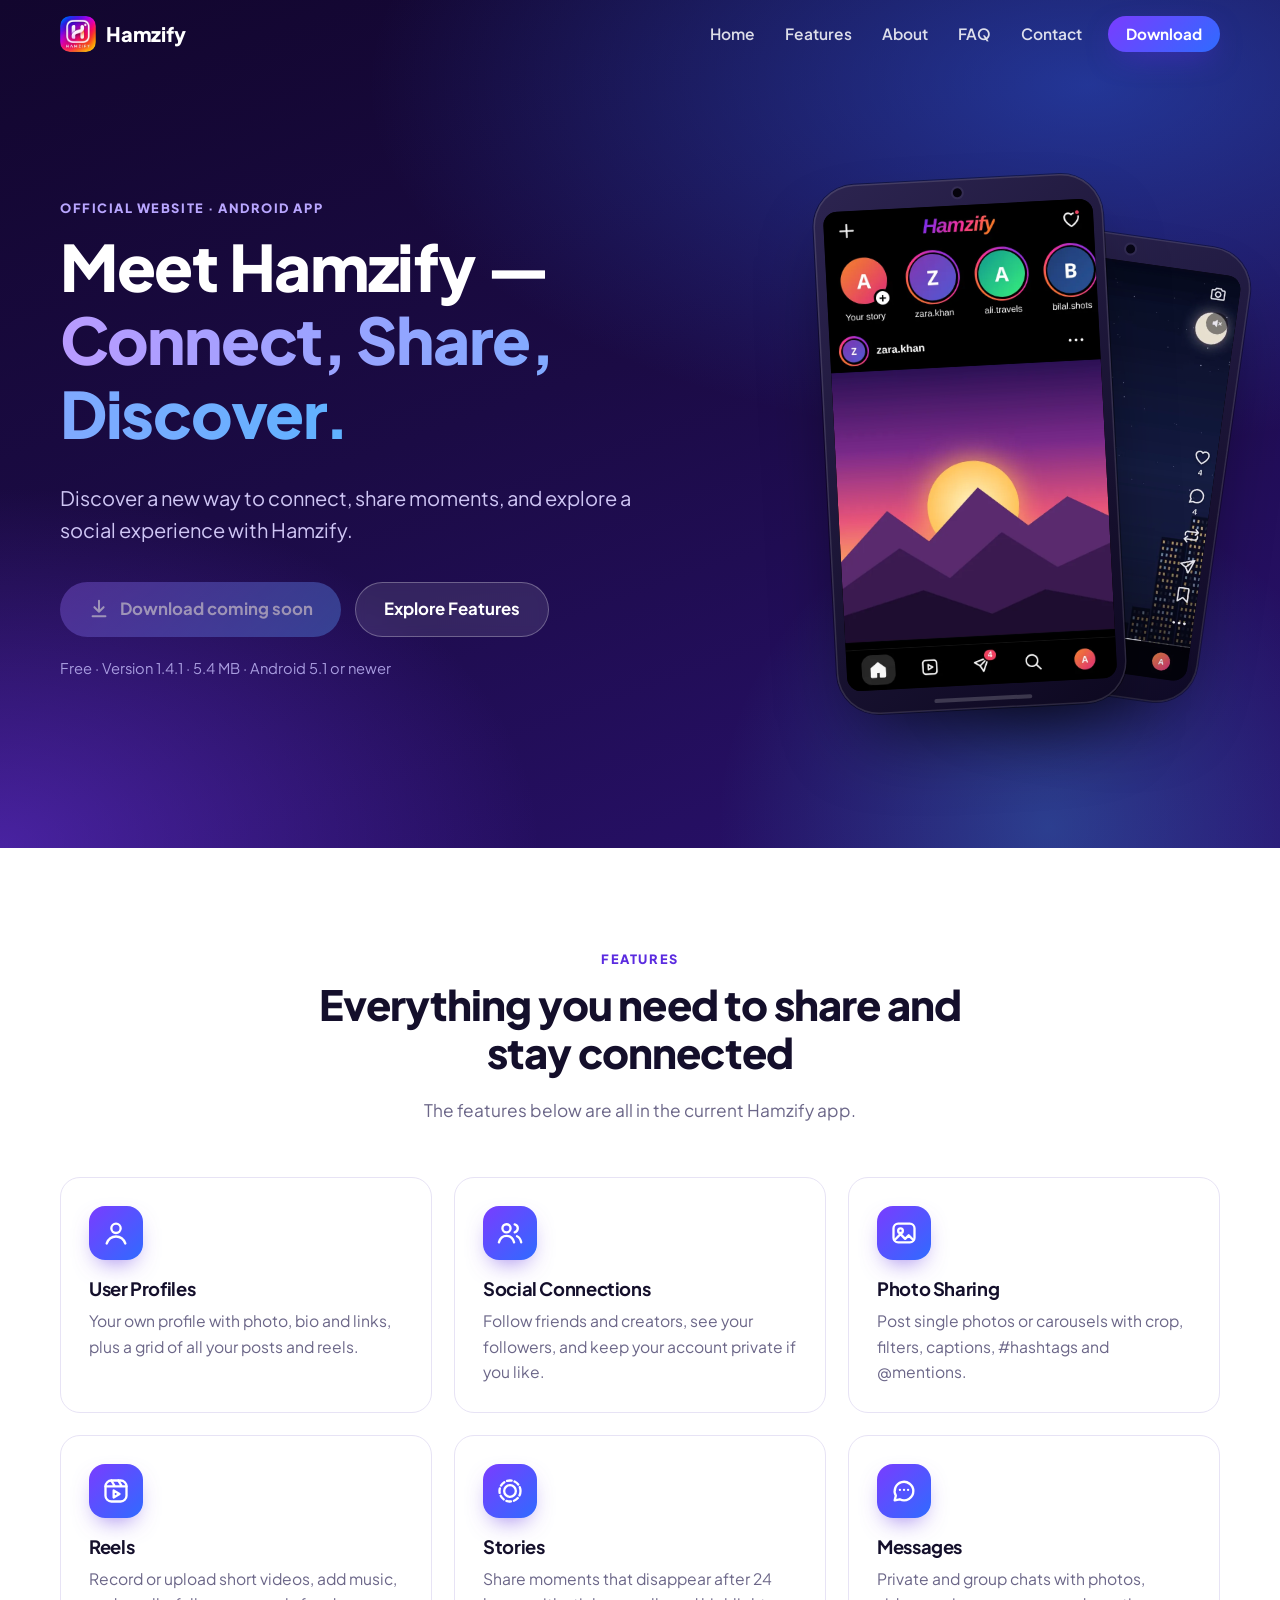
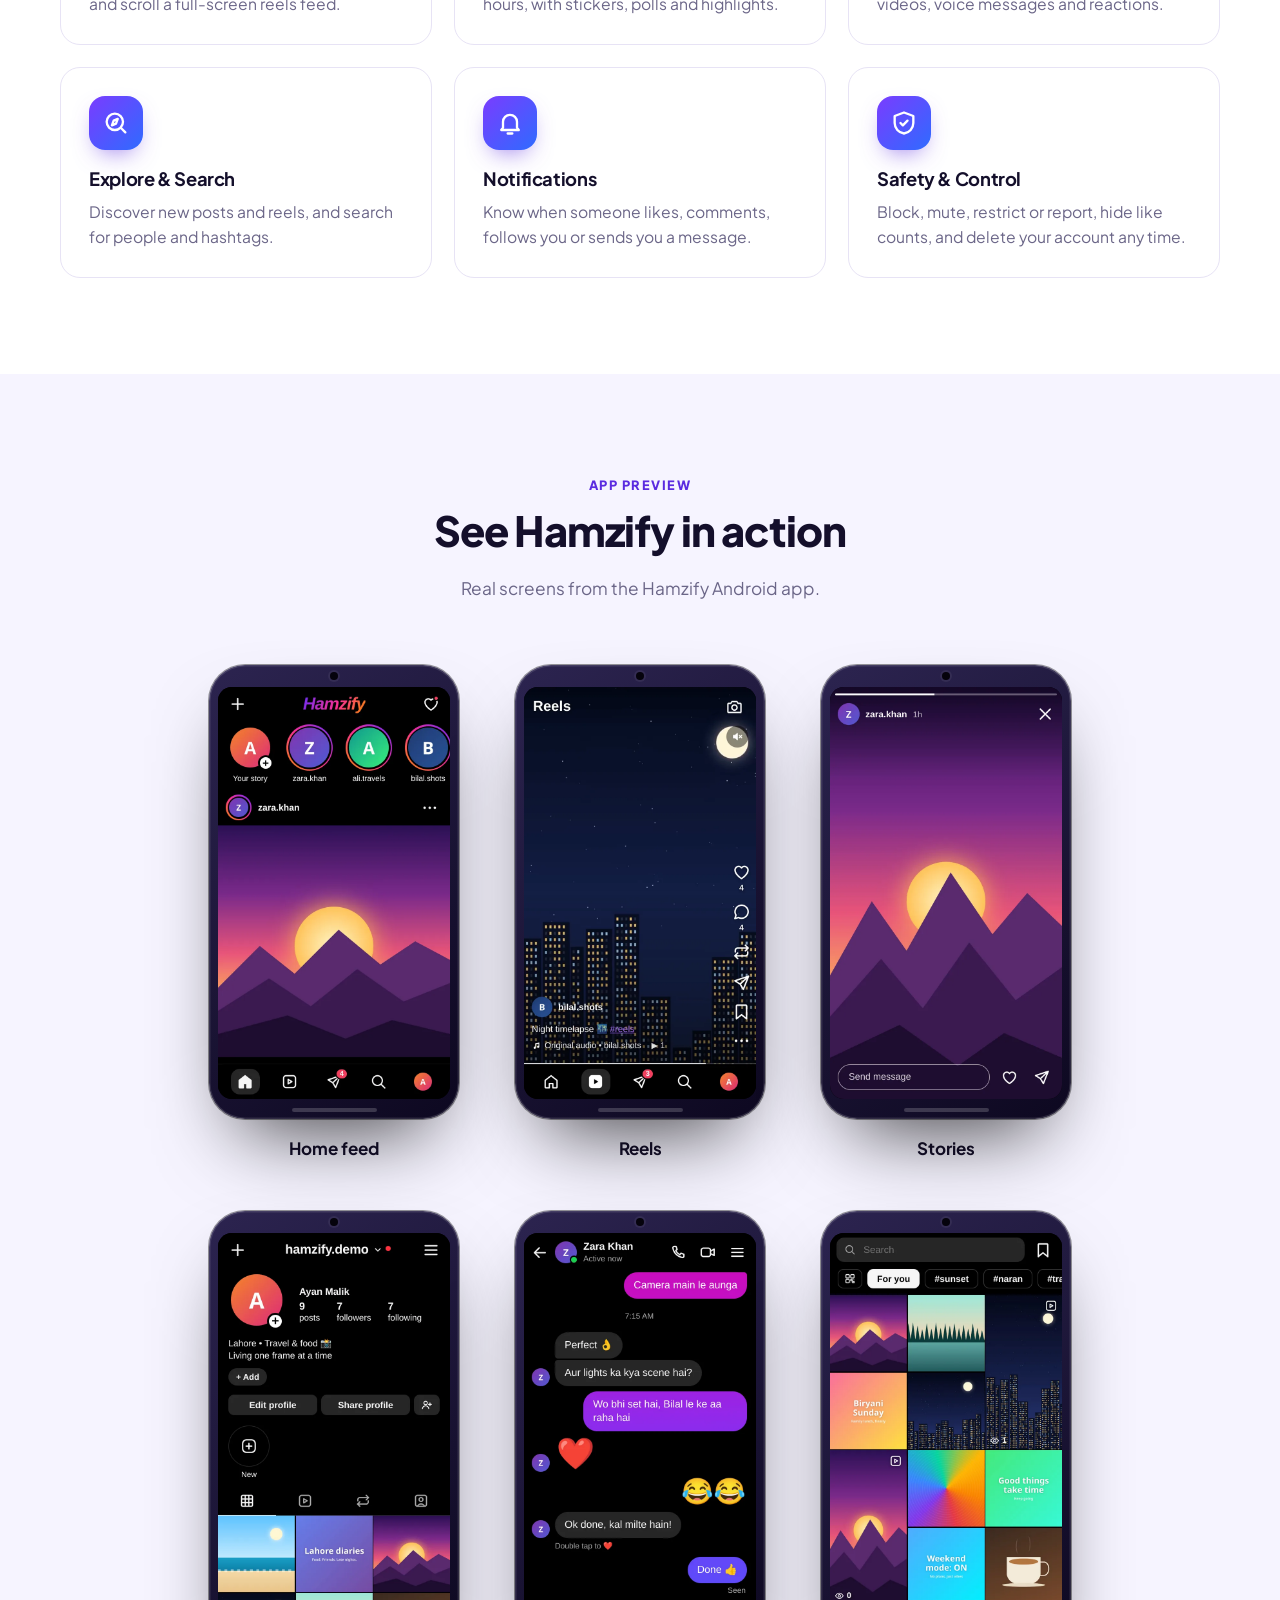
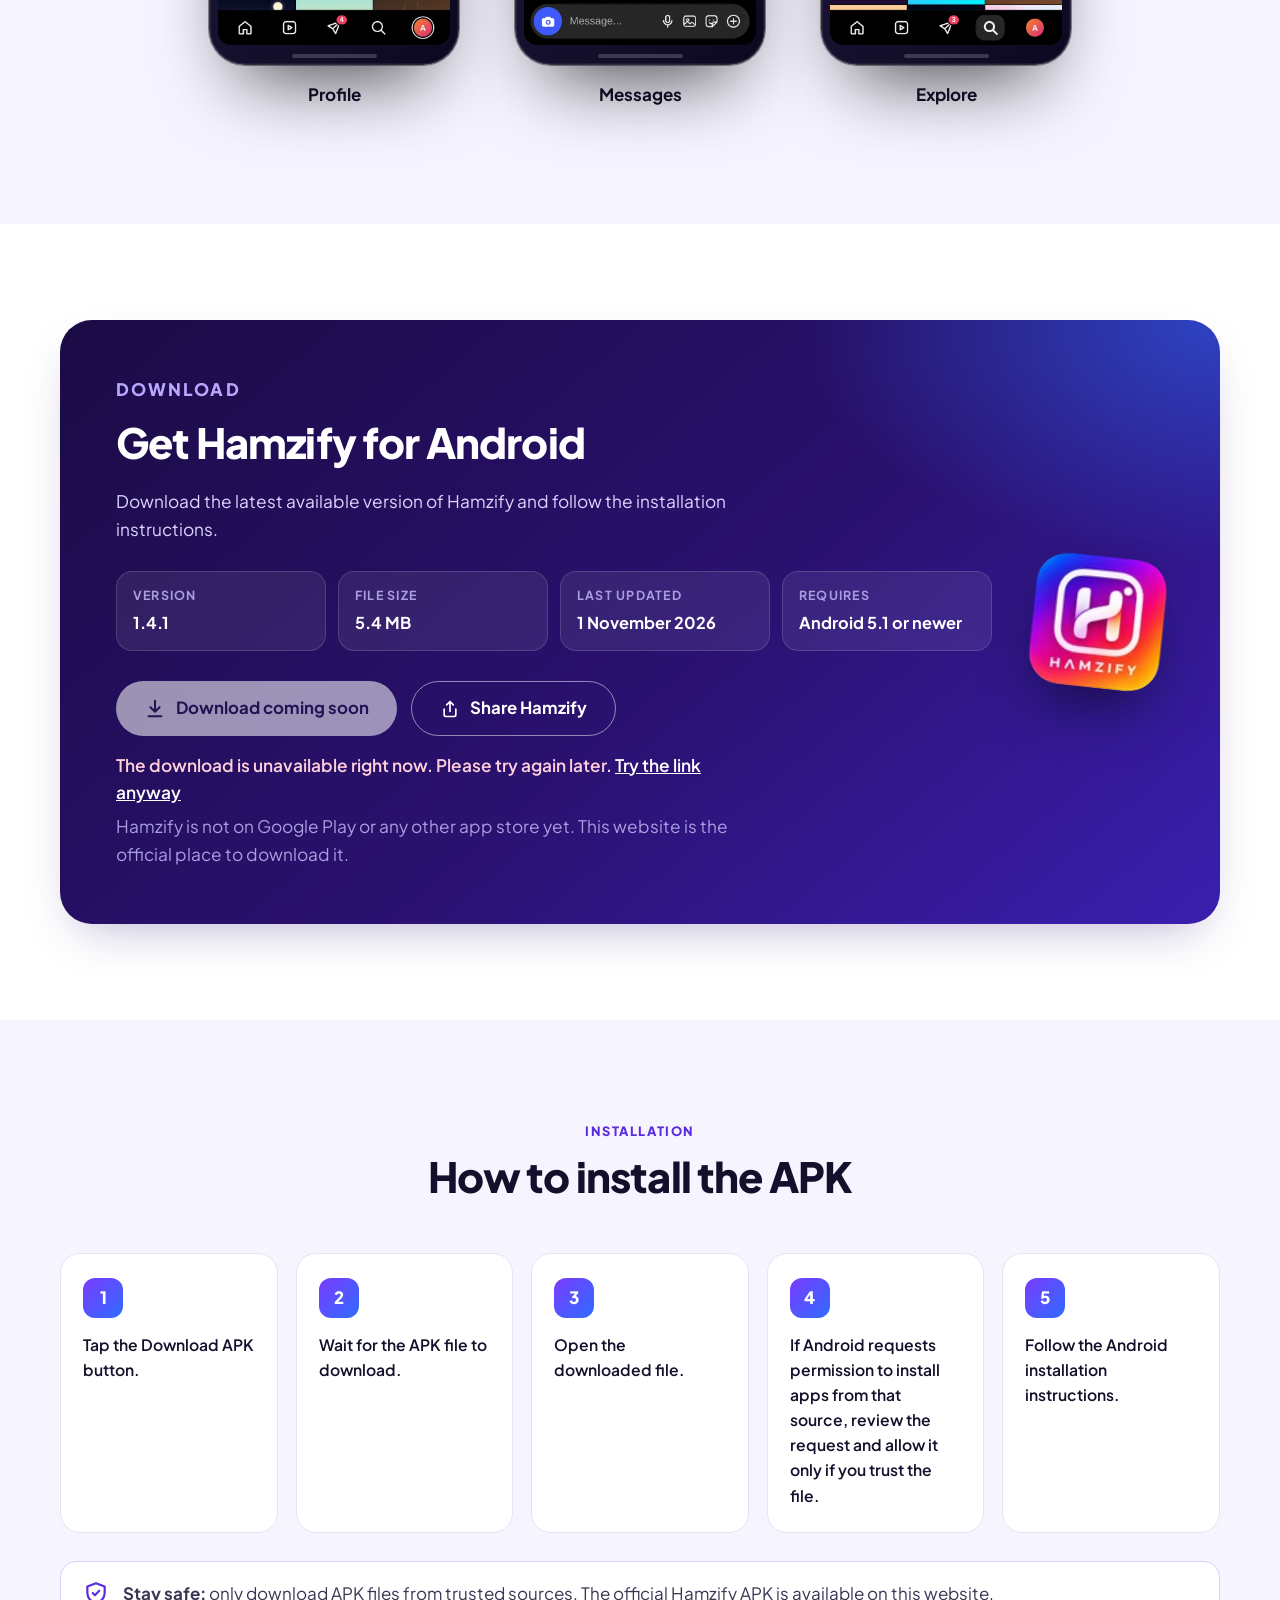
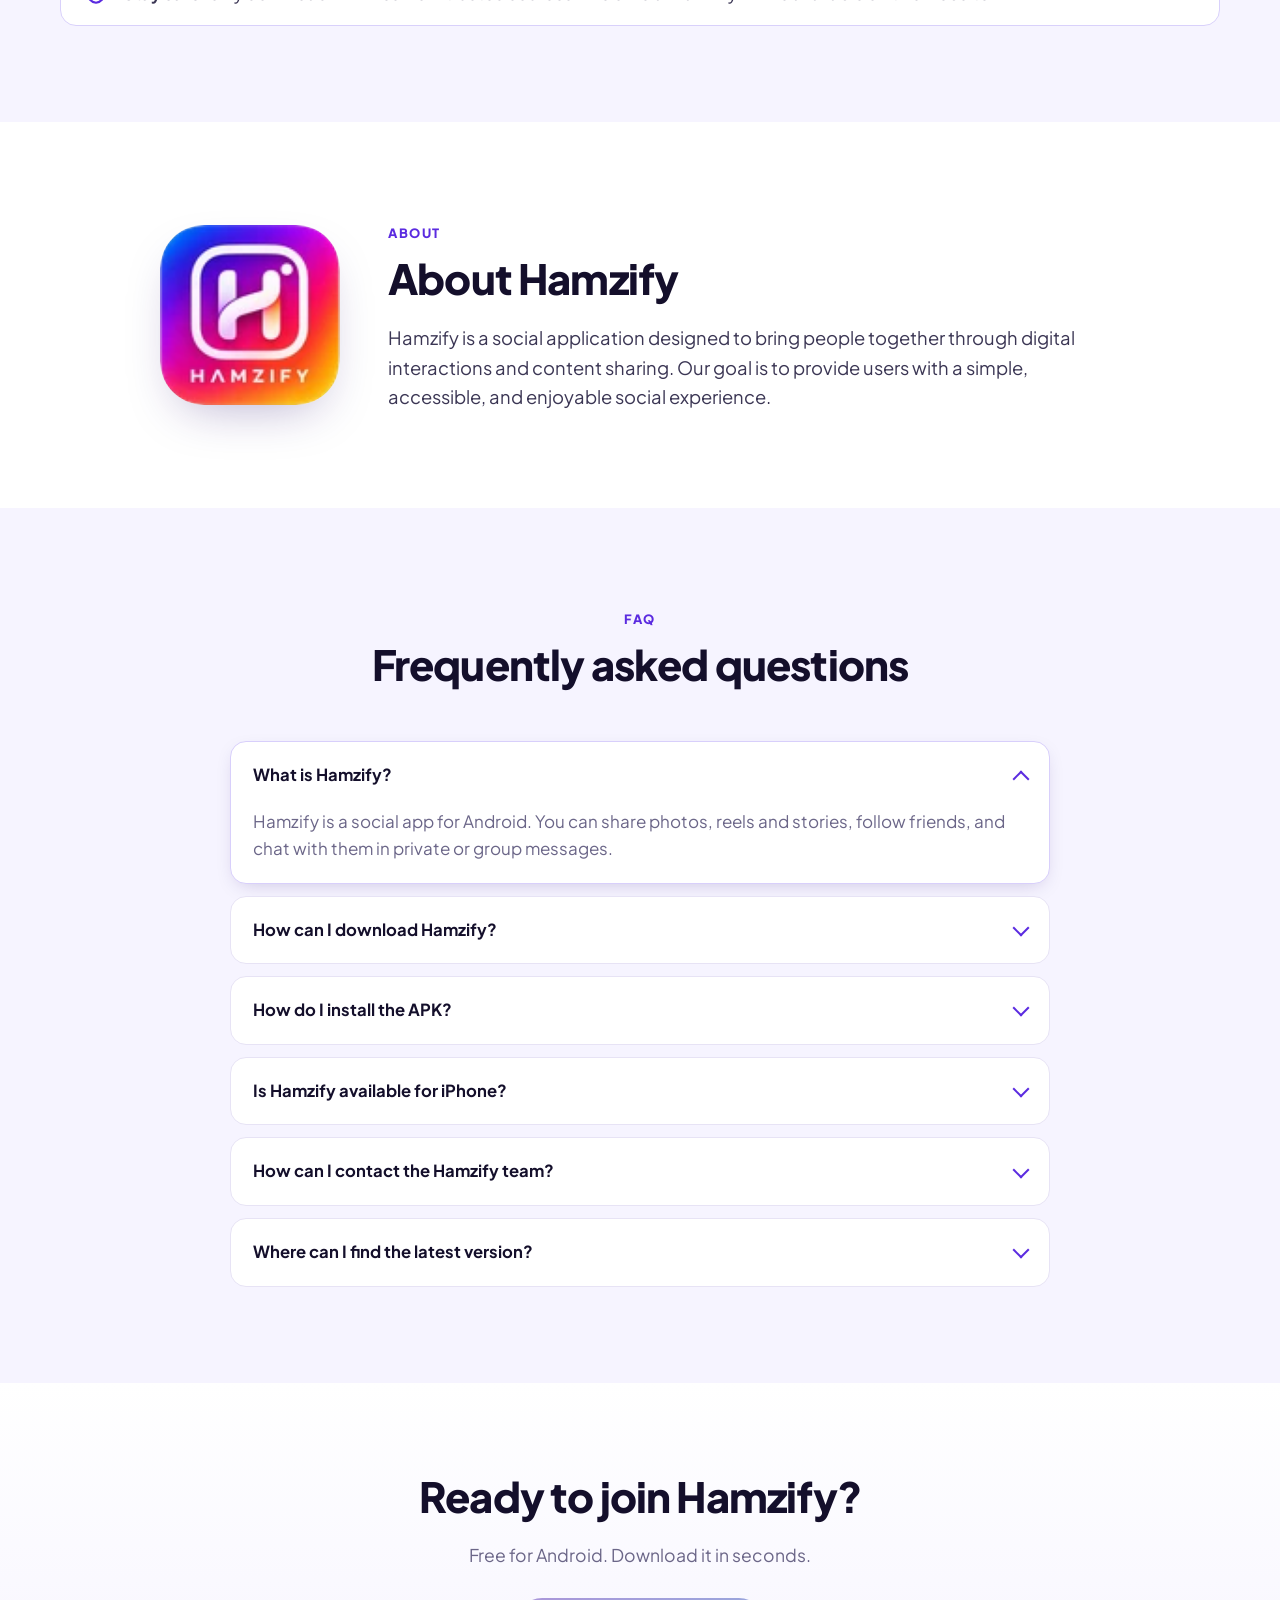
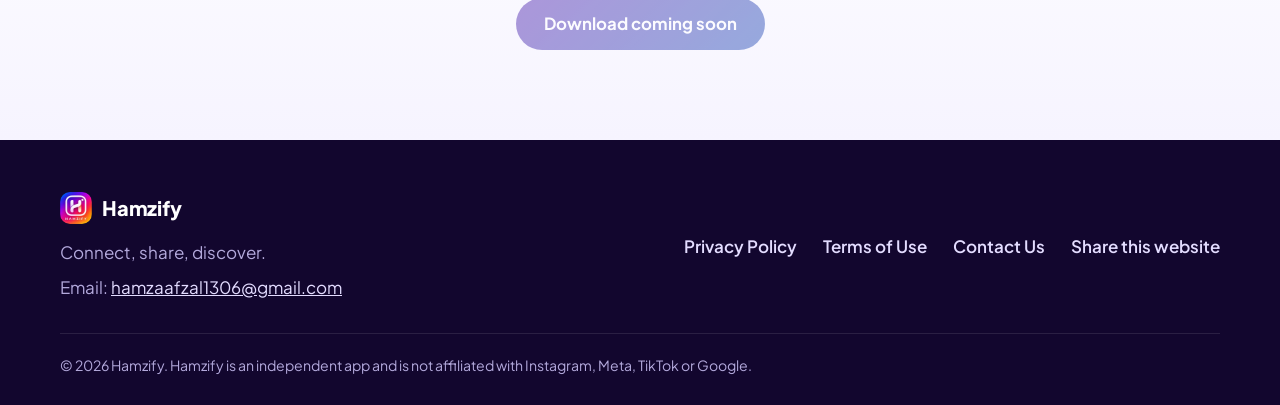
<file: index.html>
<!doctype html>
<html lang="en">
<head>
<meta charset="utf-8">
<meta name="viewport" content="width=device-width, initial-scale=1, viewport-fit=cover">
<title>Hamzify — Official Android App Download</title>
<meta name="description" content="Discover Hamzify, explore its features, and download the Android app from the official website.">
<link rel="canonical" href="https://hamzaafzal1306-sys.github.io/">
<meta name="theme-color" content="#1b0b45">
<meta name="color-scheme" content="light">

<!-- Social previews (WhatsApp, Facebook, TikTok bio links, X/Twitter) -->
<meta property="og:type" content="website">
<meta property="og:site_name" content="Hamzify">
<meta property="og:title" content="Hamzify — Official Android App Download">
<meta property="og:description" content="Discover Hamzify, explore its features, and download the Android app from the official website.">
<meta property="og:url" content="https://hamzaafzal1306-sys.github.io/">
<meta property="og:image" content="https://hamzaafzal1306-sys.github.io/assets/img/og-image.jpg">
<meta property="og:image:width" content="1200">
<meta property="og:image:height" content="630">
<meta property="og:image:alt" content="Hamzify logo and app preview">
<meta name="twitter:card" content="summary_large_image">
<meta name="twitter:title" content="Hamzify — Official Android App Download">
<meta name="twitter:description" content="Discover Hamzify, explore its features, and download the Android app from the official website.">
<meta name="twitter:image" content="https://hamzaafzal1306-sys.github.io/assets/img/og-image.jpg">

<link rel="icon" href="favicon.ico" sizes="any">
<link rel="icon" type="image/png" sizes="32x32" href="assets/img/favicon-32.png">
<link rel="icon" type="image/png" sizes="192x192" href="assets/img/logo-192.png">
<link rel="apple-touch-icon" href="assets/img/apple-touch-icon.png">

<link rel="preload" href="assets/fonts/plus-jakarta-sans-latin.woff2" as="font" type="font/woff2" crossorigin>
<link rel="preload" href="assets/screens/feed.webp" as="image" type="image/webp">
<link rel="stylesheet" href="css/style.css">
<script>document.documentElement.classList.add('js')</script>

<script type="application/ld+json">
{"@context":"https://schema.org","@type":"SoftwareApplication","name":"Hamzify","operatingSystem":"Android","applicationCategory":"SocialNetworkingApplication","url":"https://hamzaafzal1306-sys.github.io/","image":"https://hamzaafzal1306-sys.github.io/assets/img/logo-192.png","offers":{"@type":"Offer","price":"0","priceCurrency":"USD"}}
</script>
</head>
<body>
<a class="skip-link" href="#main">Skip to content</a>

<header class="nav" id="top">
  <div class="container nav__inner">
    <a class="brand" href="#home" aria-label="Hamzify home">
      <picture><source srcset="assets/img/logo-96.webp" type="image/webp"><img src="assets/img/logo-96.png" alt="" width="36" height="36"></picture>
      <span>Hamzify</span>
    </a>
    <nav class="nav__links" id="nav-links" aria-label="Main">
      <a href="#home">Home</a>
      <a href="#features">Features</a>
      <a href="#about">About</a>
      <a href="#faq">FAQ</a>
      <a href="contact.html">Contact</a>
      <a class="btn btn--primary btn--sm nav__cta" href="#download">Download</a>
    </nav>
    <button class="nav__toggle" type="button" aria-label="Open menu" aria-expanded="false" aria-controls="nav-links">
      <span></span><span></span><span></span>
    </button>
  </div>
</header>

<main id="main">

  <!-- ============ HERO ============ -->
  <section class="hero" id="home">
    <div class="hero__glow" aria-hidden="true"></div>
    <div class="container hero__inner">
      <div class="hero__copy">
        <p class="eyebrow eyebrow--light">Official website · Android app</p>
        <h1>Meet Hamzify — <span class="grad-text">Connect, Share, Discover.</span></h1>
        <p class="hero__lead">Discover a new way to connect, share moments, and explore a social experience with Hamzify.</p>
        <div class="hero__actions">
          <a class="btn btn--primary btn--lg" href="#download" data-download>
            <svg aria-hidden="true" viewBox="0 0 24 24" width="22" height="22"><path d="M12 3v12m0 0-5-5m5 5 5-5M5 20h14" fill="none" stroke="currentColor" stroke-width="2.2" stroke-linecap="round" stroke-linejoin="round"/></svg>
            <span data-download-label>Download for Android</span>
          </a>
          <a class="btn btn--ghost btn--lg" href="#features">Explore Features</a>
        </div>
        <p class="hero__meta" data-hero-meta>Free · Android</p>
      </div>
      <div class="hero__visual" aria-hidden="false">
        <div class="phone phone--hero" data-hero-phone>
          <div class="phone__screen">
            <picture>
              <source srcset="assets/screens/feed.webp" type="image/webp">
              <img src="assets/screens/feed.jpg" width="720" height="1280" alt="Hamzify home feed with stories at the top and a photo post" fetchpriority="high">
            </picture>
          </div>
        </div>
        <div class="phone phone--back" data-hero-phone-2 aria-hidden="true">
          <div class="phone__screen">
            <picture>
              <source srcset="assets/screens/reels.webp" type="image/webp">
              <img src="assets/screens/reels.jpg" width="720" height="1280" alt="" loading="lazy">
            </picture>
          </div>
        </div>
      </div>
    </div>
  </section>

  <!-- ============ FEATURES ============ -->
  <section class="section" id="features">
    <div class="container">
      <div class="section__head reveal">
        <p class="eyebrow">Features</p>
        <h2>Everything you need to share and stay connected</h2>
        <p class="section__lead">The features below are all in the current Hamzify app.</p>
      </div>
      <!-- Cards are built from FEATURES in js/config.js -->
      <div class="features" data-features></div>
      <noscript><p class="center">Turn on JavaScript to see the feature list.</p></noscript>
    </div>
  </section>

  <!-- ============ APP PREVIEW ============ -->
  <section class="section section--soft" id="preview">
    <div class="container">
      <div class="section__head reveal">
        <p class="eyebrow">App preview</p>
        <h2>See Hamzify in action</h2>
        <p class="section__lead">Real screens from the Hamzify Android app.</p>
      </div>
    </div>
    <!-- Screenshots are built from SCREENSHOTS in js/config.js -->
    <div class="gallery" data-gallery tabindex="0" aria-label="Hamzify app screenshots"></div>
    <p class="gallery__hint" aria-hidden="true">Swipe to see more →</p>
  </section>

  <!-- ============ DOWNLOAD ============ -->
  <section class="section" id="download">
    <div class="container">
      <div class="download reveal">
        <div class="download__copy">
          <p class="eyebrow eyebrow--light">Download</p>
          <h2>Get Hamzify for Android</h2>
          <p>Download the latest available version of Hamzify and follow the installation instructions.</p>
          <dl class="specs">
            <div><dt>Version</dt><dd data-cfg="APP_VERSION">—</dd></div>
            <div><dt>File size</dt><dd data-cfg="APK_FILE_SIZE">—</dd></div>
            <div><dt>Last updated</dt><dd data-cfg="LAST_UPDATED">—</dd></div>
            <div><dt>Requires</dt><dd data-cfg="MINIMUM_ANDROID_VERSION">—</dd></div>
          </dl>
          <div class="download__actions">
            <a class="btn btn--white btn--lg" href="#download" data-download>
              <svg aria-hidden="true" viewBox="0 0 24 24" width="22" height="22"><path d="M12 3v12m0 0-5-5m5 5 5-5M5 20h14" fill="none" stroke="currentColor" stroke-width="2.2" stroke-linecap="round" stroke-linejoin="round"/></svg>
              <span data-download-label>Download for Android</span>
            </a>
            <button class="btn btn--outline-light btn--lg" type="button" data-share>
              <svg aria-hidden="true" viewBox="0 0 24 24" width="20" height="20"><path d="M12 15V3m0 0-4 4m4-4 4 4M5 12v7a2 2 0 0 0 2 2h10a2 2 0 0 0 2-2v-7" fill="none" stroke="currentColor" stroke-width="2" stroke-linecap="round" stroke-linejoin="round"/></svg>
              Share Hamzify
            </button>
          </div>
          <p class="download__status" data-download-status role="status" aria-live="polite"></p>
          <p class="download__note">Hamzify is not on Google Play or any other app store yet. This website is the official place to download it.</p>
        </div>
        <div class="download__art" aria-hidden="true">
          <picture><source srcset="assets/img/logo-96.webp" type="image/webp"><img src="assets/img/logo-192.png" alt="" width="132" height="132" loading="lazy"></picture>
        </div>
      </div>
    </div>
  </section>

  <!-- ============ INSTALL ============ -->
  <section class="section section--soft" id="install">
    <div class="container">
      <div class="section__head reveal">
        <p class="eyebrow">Installation</p>
        <h2>How to install the APK</h2>
      </div>
      <ol class="steps">
        <li class="step reveal"><span class="step__num">1</span><p>Tap the Download APK button.</p></li>
        <li class="step reveal"><span class="step__num">2</span><p>Wait for the APK file to download.</p></li>
        <li class="step reveal"><span class="step__num">3</span><p>Open the downloaded file.</p></li>
        <li class="step reveal"><span class="step__num">4</span><p>If Android requests permission to install apps from that source, review the request and allow it only if you trust the file.</p></li>
        <li class="step reveal"><span class="step__num">5</span><p>Follow the Android installation instructions.</p></li>
      </ol>
      <div class="notice reveal" role="note">
        <svg aria-hidden="true" viewBox="0 0 24 24" width="26" height="26"><path d="M12 3 4 6v6c0 4.5 3.4 8.3 8 9 4.6-.7 8-4.5 8-9V6l-8-3Z" fill="none" stroke="currentColor" stroke-width="2" stroke-linejoin="round"/><path d="m9 12 2 2 4-4" fill="none" stroke="currentColor" stroke-width="2" stroke-linecap="round" stroke-linejoin="round"/></svg>
        <p><strong>Stay safe:</strong> only download APK files from trusted sources. The official Hamzify APK is available on this website.</p>
      </div>
    </div>
  </section>

  <!-- ============ ABOUT ============ -->
  <section class="section" id="about">
    <div class="container about reveal">
      <div class="about__logo" aria-hidden="true">
        <picture><source srcset="assets/img/logo-96.webp" type="image/webp"><img src="assets/img/logo-192.png" alt="" width="120" height="120" loading="lazy"></picture>
      </div>
      <div>
        <p class="eyebrow">About</p>
        <h2>About Hamzify</h2>
        <!-- Edit this text in js/config.js (ABOUT_TEXT) -->
        <p class="about__text" data-about>Hamzify is a social application designed to bring people together through digital interactions and content sharing. Our goal is to provide users with a simple, accessible, and enjoyable social experience.</p>
      </div>
    </div>
  </section>

  <!-- ============ FAQ ============ -->
  <section class="section section--soft" id="faq">
    <div class="container container--narrow">
      <div class="section__head reveal">
        <p class="eyebrow">FAQ</p>
        <h2>Frequently asked questions</h2>
      </div>
      <!-- Questions are built from FAQ in js/config.js -->
      <div class="faq" data-faq></div>
    </div>
  </section>

  <!-- ============ FINAL CTA ============ -->
  <section class="cta">
    <div class="container cta__inner reveal">
      <h2>Ready to join Hamzify?</h2>
      <p>Free for Android. Download it in seconds.</p>
      <a class="btn btn--primary btn--lg" href="#download" data-download><span data-download-label>Download for Android</span></a>
    </div>
  </section>
</main>

<footer class="footer">
  <div class="container footer__inner">
    <div class="footer__brand">
      <a class="brand brand--light" href="#home">
        <picture><source srcset="assets/img/logo-96.webp" type="image/webp"><img src="assets/img/logo-96.png" alt="" width="32" height="32" loading="lazy"></picture>
        <span>Hamzify</span>
      </a>
      <p>Connect, share, discover.</p>
      <p class="footer__email">Email: <span data-contact-email><a href="mailto:hamzaafzal1306@gmail.com">hamzaafzal1306@gmail.com</a></span></p>
    </div>
    <nav class="footer__links" aria-label="Footer">
      <a href="privacy.html">Privacy Policy</a>
      <a href="terms.html">Terms of Use</a>
      <a href="contact.html">Contact Us</a>
      <button type="button" class="linklike" data-share>Share this website</button>
    </nav>
  </div>
  <div class="container footer__legal">
    <p>© <span data-year>2026</span> Hamzify. Hamzify is an independent app and is not affiliated with Instagram, Meta, TikTok or Google.</p>
  </div>
</footer>

<div class="toast" data-toast role="status" aria-live="polite" hidden></div>

<script src="js/config.js"></script>
<script src="js/main.js" defer></script>
</body>
</html>
</file>
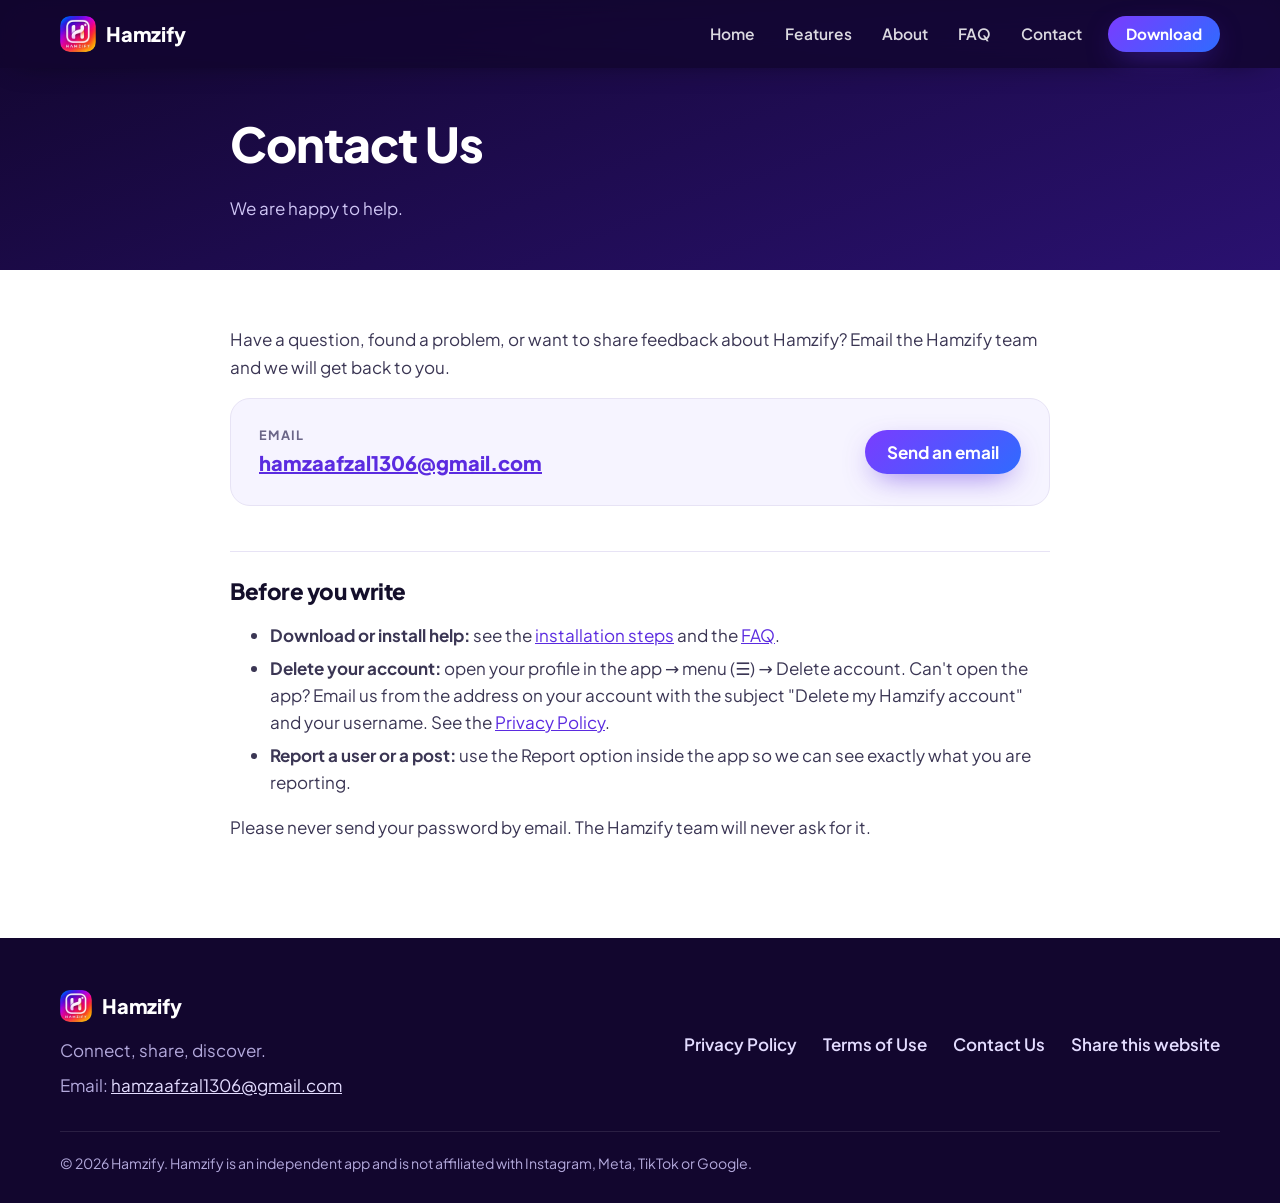
<file: contact.html>
<!doctype html>
<html lang="en">
<head>
<meta charset="utf-8">
<meta name="viewport" content="width=device-width, initial-scale=1, viewport-fit=cover">
<title>Contact Us — Hamzify</title>
<meta name="description" content="How to contact the Hamzify team.">
<link rel="canonical" href="https://hamzaafzal1306-sys.github.io/contact">
<meta name="theme-color" content="#1b0b45">
<meta property="og:type" content="website">
<meta property="og:site_name" content="Hamzify">
<meta property="og:title" content="Contact Us — Hamzify">
<meta property="og:description" content="How to contact the Hamzify team.">
<meta property="og:url" content="https://hamzaafzal1306-sys.github.io/contact">
<meta property="og:image" content="https://hamzaafzal1306-sys.github.io/assets/img/og-image.jpg">
<meta name="twitter:card" content="summary_large_image">
<link rel="icon" href="favicon.ico" sizes="any">
<link rel="icon" type="image/png" sizes="32x32" href="assets/img/favicon-32.png">
<link rel="apple-touch-icon" href="assets/img/apple-touch-icon.png">
<link rel="stylesheet" href="css/style.css">
<script>document.documentElement.classList.add('js')</script>
</head>
<body>
<a class="skip-link" href="#main">Skip to content</a>
<header class="nav is-scrolled">
  <div class="container nav__inner">
    <a class="brand" href="index.html" aria-label="Hamzify home">
      <picture><source srcset="assets/img/logo-96.webp" type="image/webp"><img src="assets/img/logo-96.png" alt="" width="36" height="36"></picture>
      <span>Hamzify</span>
    </a>
    <nav class="nav__links" id="nav-links" aria-label="Main">
      <a href="index.html#home">Home</a>
      <a href="index.html#features">Features</a>
      <a href="index.html#about">About</a>
      <a href="index.html#faq">FAQ</a>
      <a href="contact.html">Contact</a>
      <a class="btn btn--primary btn--sm nav__cta" href="index.html#download">Download</a>
    </nav>
    <button class="nav__toggle" type="button" aria-label="Open menu" aria-expanded="false" aria-controls="nav-links">
      <span></span><span></span><span></span>
    </button>
  </div>
</header>
<main id="main">
  <section class="page-hero">
    <div class="container container--narrow">
      <h1>Contact Us</h1>
      <p>We are happy to help.</p>
    </div>
  </section>
  <div class="container container--narrow prose">
<!-- ✏️ EDIT ME: Your email address comes from CONTACT_EMAIL in js/config.js.
     If you empty it, this page shows "[contact email]" and the "Send an email" button is hidden. -->
<p>Have a question, found a problem, or want to share feedback about Hamzify? Email the Hamzify team and we will get back to you.</p>
<div class="contact-card">
  <div>
    <p class="label">Email</p>
    <p class="value" data-contact-email><a href="mailto:hamzaafzal1306@gmail.com">hamzaafzal1306@gmail.com</a></p>
  </div>
  <a class="btn btn--primary" href="#" data-contact-email-button hidden>Send an email</a>
</div>
<h2>Before you write</h2>
<ul>
<li><b>Download or install help:</b> see the <a href="index.html#install">installation steps</a> and the <a href="index.html#faq">FAQ</a>.</li>
<li><b>Delete your account:</b> open your profile in the app → menu (☰) → Delete account. Can't open the app? Email us from the address on your account with the subject "Delete my Hamzify account" and your username. See the <a href="privacy.html">Privacy Policy</a>.</li>
<li><b>Report a user or a post:</b> use the Report option inside the app so we can see exactly what you are reporting.</li>
</ul>
<p class="small">Please never send your password by email. The Hamzify team will never ask for it.</p>

  </div>
</main>
<footer class="footer">
  <div class="container footer__inner">
    <div class="footer__brand">
      <a class="brand brand--light" href="index.html">
        <picture><source srcset="assets/img/logo-96.webp" type="image/webp"><img src="assets/img/logo-96.png" alt="" width="32" height="32" loading="lazy"></picture>
        <span>Hamzify</span>
      </a>
      <p>Connect, share, discover.</p>
      <p class="footer__email">Email: <span data-contact-email><a href="mailto:hamzaafzal1306@gmail.com">hamzaafzal1306@gmail.com</a></span></p>
    </div>
    <nav class="footer__links" aria-label="Footer">
      <a href="privacy.html">Privacy Policy</a>
      <a href="terms.html">Terms of Use</a>
      <a href="contact.html">Contact Us</a>
      <button type="button" class="linklike" data-share>Share this website</button>
    </nav>
  </div>
  <div class="container footer__legal">
    <p>© <span data-year>2026</span> Hamzify. Hamzify is an independent app and is not affiliated with Instagram, Meta, TikTok or Google.</p>
  </div>
</footer>
<div class="toast" data-toast role="status" aria-live="polite" hidden></div>
<script src="js/config.js"></script>
<script src="js/main.js" defer></script>
</body>
</html>
</file>
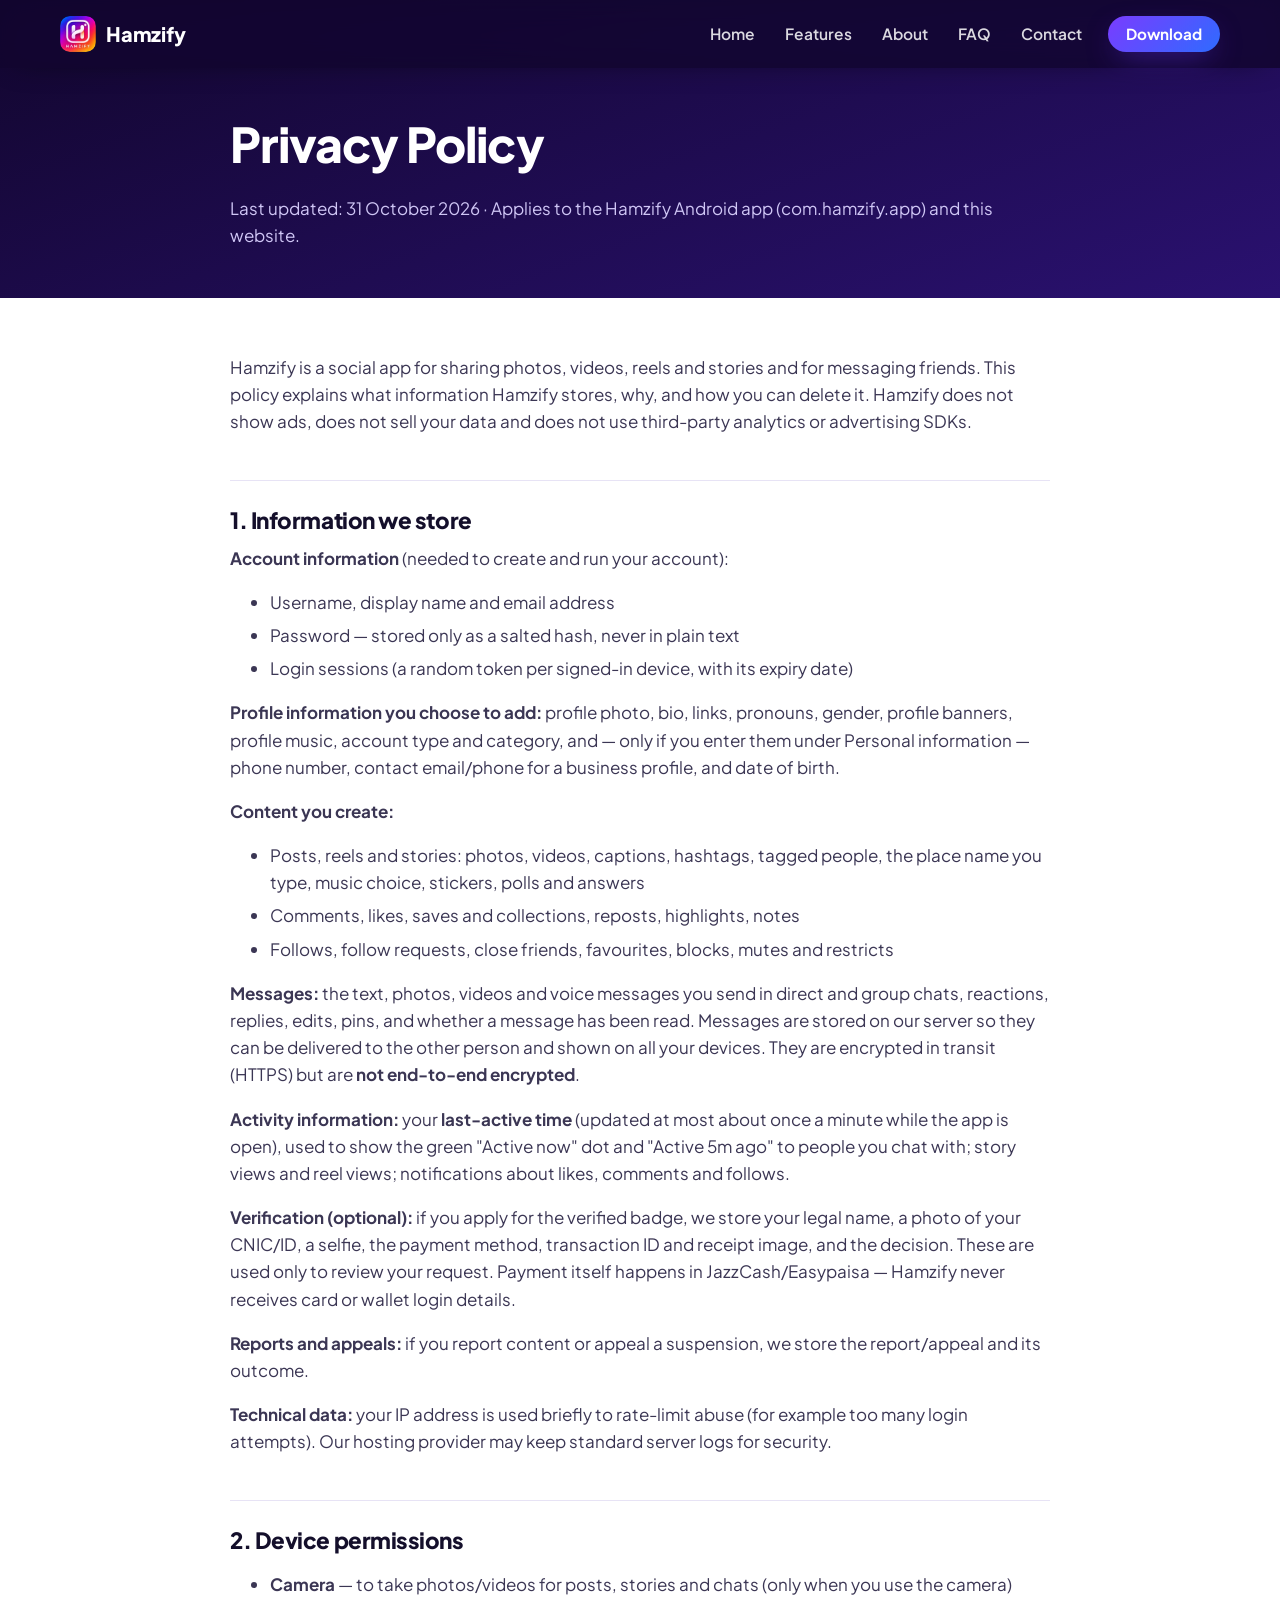
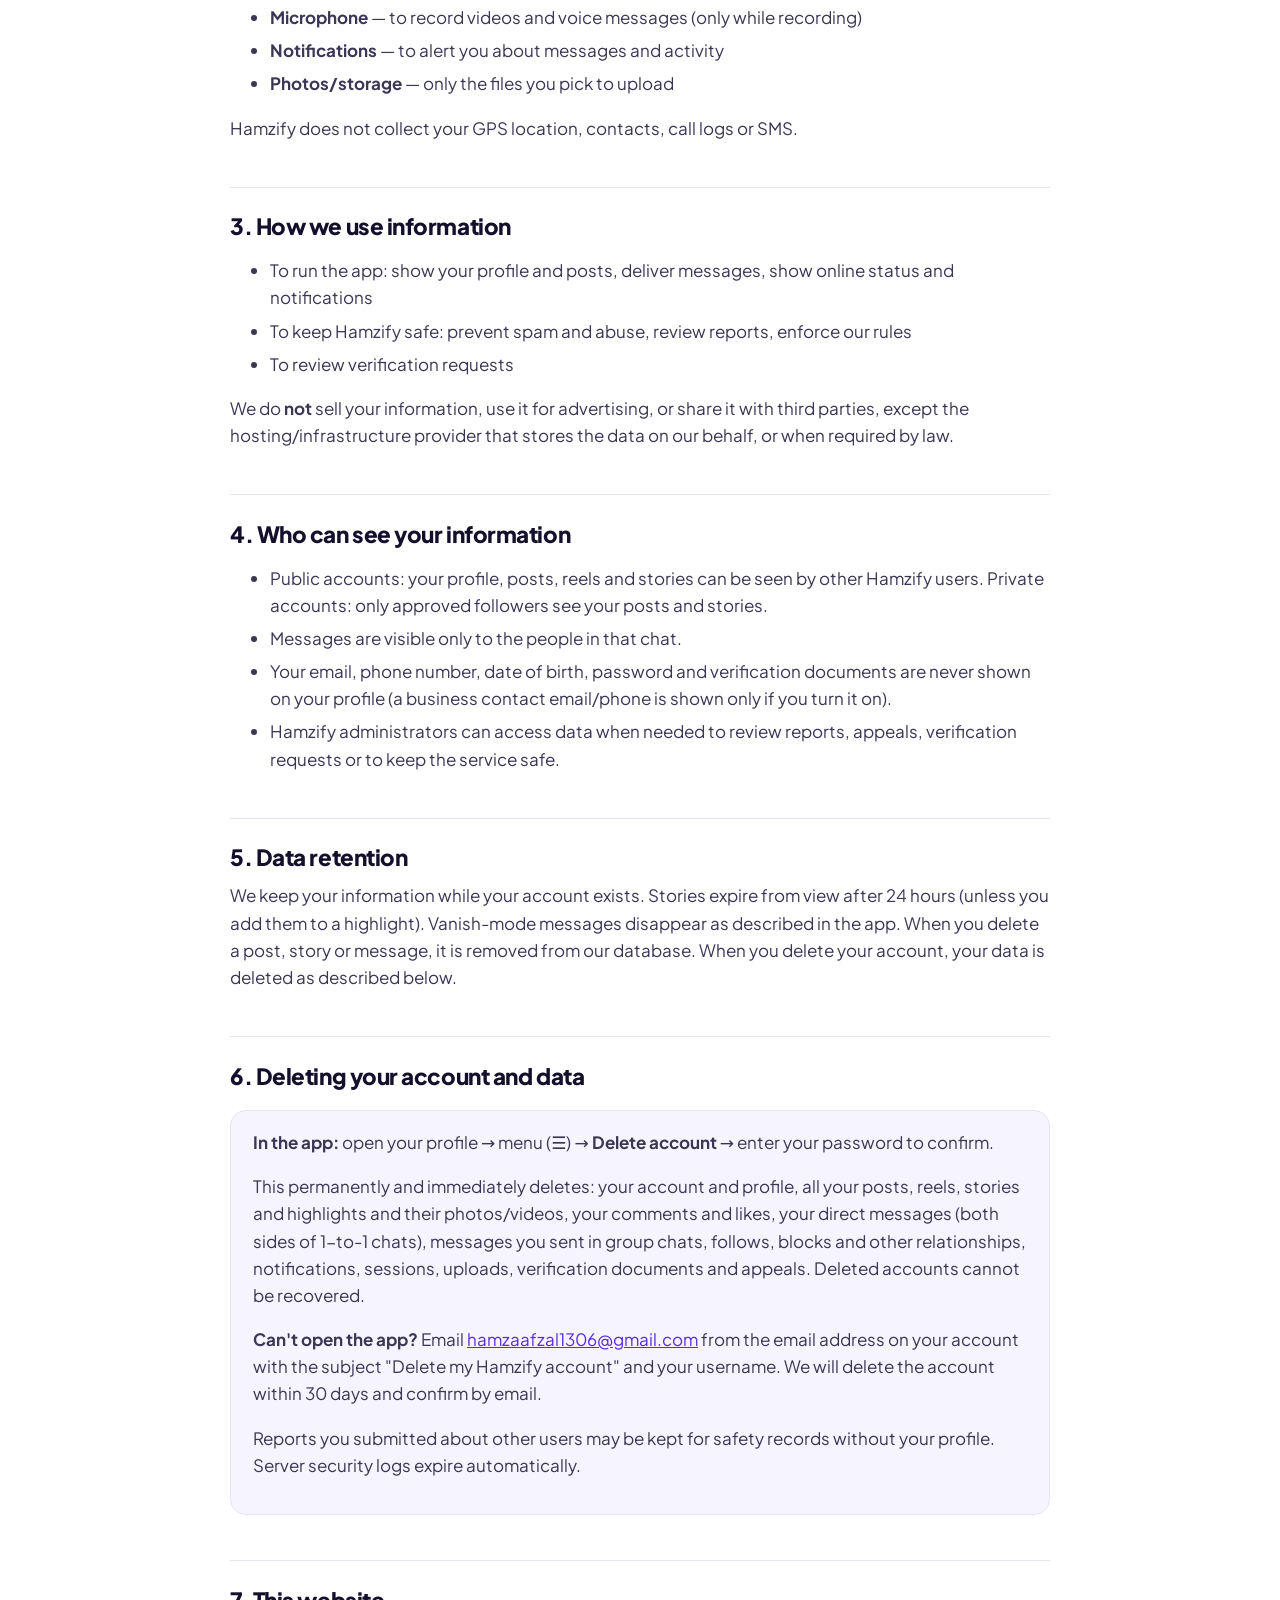
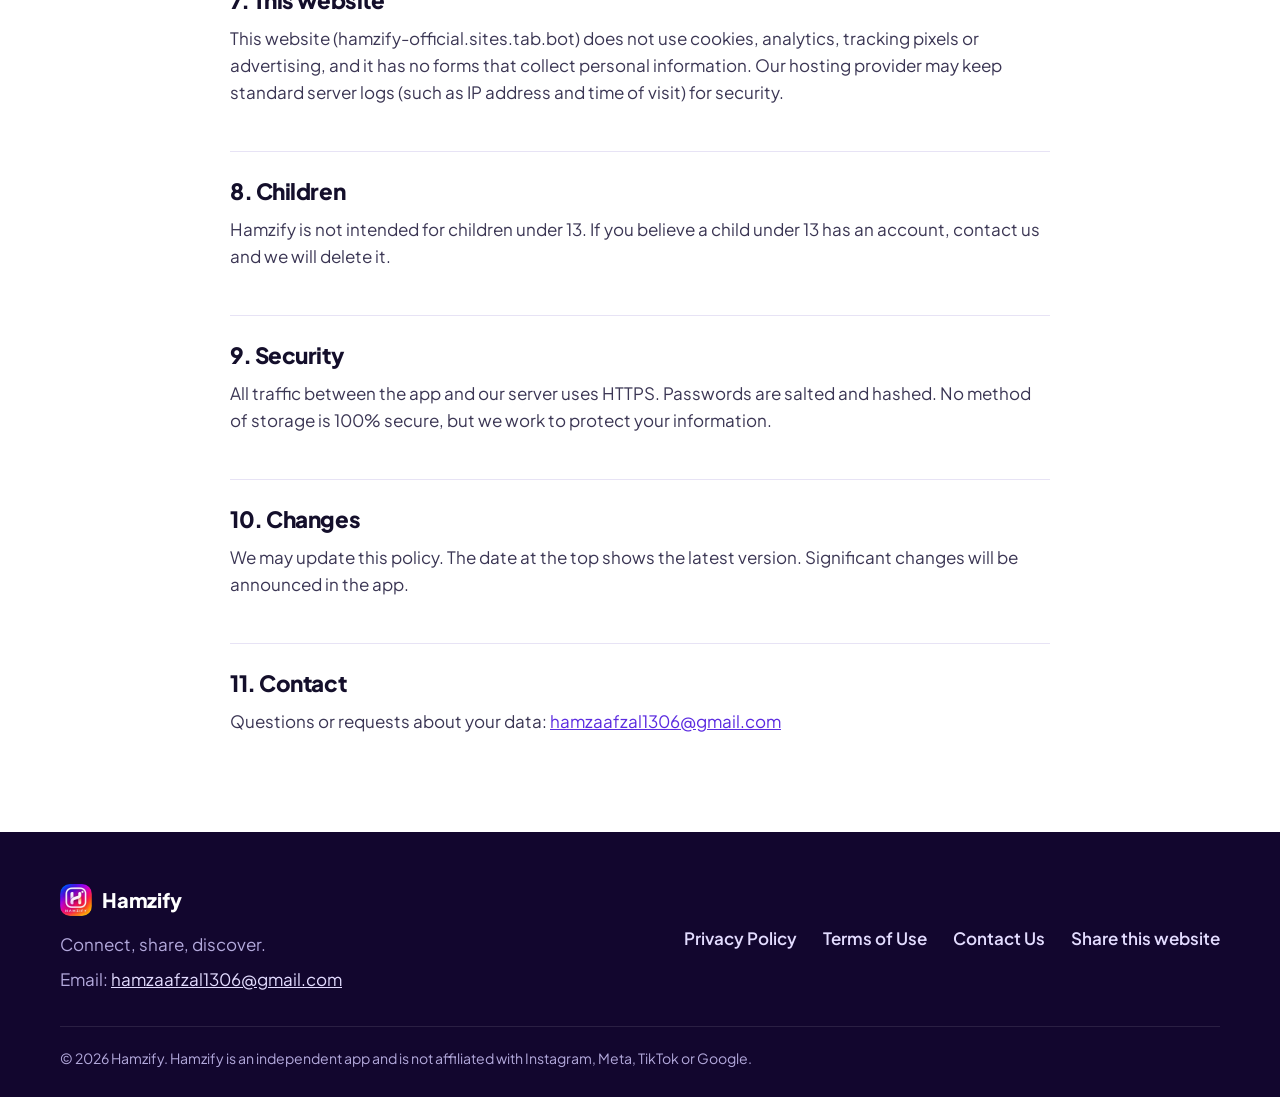
<file: privacy.html>
<!doctype html>
<html lang="en">
<head>
<meta charset="utf-8">
<meta name="viewport" content="width=device-width, initial-scale=1, viewport-fit=cover">
<title>Privacy Policy — Hamzify</title>
<meta name="description" content="How the Hamzify app and website handle your information, and how to delete your account.">
<link rel="canonical" href="https://hamzaafzal1306-sys.github.io/privacy">
<meta name="theme-color" content="#1b0b45">
<meta property="og:type" content="website">
<meta property="og:site_name" content="Hamzify">
<meta property="og:title" content="Privacy Policy — Hamzify">
<meta property="og:description" content="How the Hamzify app and website handle your information, and how to delete your account.">
<meta property="og:url" content="https://hamzaafzal1306-sys.github.io/privacy">
<meta property="og:image" content="https://hamzaafzal1306-sys.github.io/assets/img/og-image.jpg">
<meta name="twitter:card" content="summary_large_image">
<link rel="icon" href="favicon.ico" sizes="any">
<link rel="icon" type="image/png" sizes="32x32" href="assets/img/favicon-32.png">
<link rel="apple-touch-icon" href="assets/img/apple-touch-icon.png">
<link rel="stylesheet" href="css/style.css">
<script>document.documentElement.classList.add('js')</script>
</head>
<body>
<a class="skip-link" href="#main">Skip to content</a>
<header class="nav is-scrolled">
  <div class="container nav__inner">
    <a class="brand" href="index.html" aria-label="Hamzify home">
      <picture><source srcset="assets/img/logo-96.webp" type="image/webp"><img src="assets/img/logo-96.png" alt="" width="36" height="36"></picture>
      <span>Hamzify</span>
    </a>
    <nav class="nav__links" id="nav-links" aria-label="Main">
      <a href="index.html#home">Home</a>
      <a href="index.html#features">Features</a>
      <a href="index.html#about">About</a>
      <a href="index.html#faq">FAQ</a>
      <a href="contact.html">Contact</a>
      <a class="btn btn--primary btn--sm nav__cta" href="index.html#download">Download</a>
    </nav>
    <button class="nav__toggle" type="button" aria-label="Open menu" aria-expanded="false" aria-controls="nav-links">
      <span></span><span></span><span></span>
    </button>
  </div>
</header>
<main id="main">
  <section class="page-hero">
    <div class="container container--narrow">
      <h1>Privacy Policy</h1>
      <p>Last updated: 31 October 2026 · Applies to the Hamzify Android app (com.hamzify.app) and this website.</p>
    </div>
  </section>
  <div class="container container--narrow prose">
<!-- ✏️ EDIT ME: Review this whole policy before publishing. Make sure it matches what the Hamzify app
     really collects, stores, shares and deletes. Update the "Last updated" date when you change it.
     Your contact email is filled in automatically from CONTACT_EMAIL in js/config.js. -->
<p>Hamzify is a social app for sharing photos, videos, reels and stories and for messaging friends. This policy explains what information Hamzify stores, why, and how you can delete it. Hamzify does not show ads, does not sell your data and does not use third-party analytics or advertising SDKs.</p>

<h2>1. Information we store</h2>
<p><b>Account information</b> (needed to create and run your account):</p>
<ul><li>Username, display name and email address</li><li>Password — stored only as a salted hash, never in plain text</li><li>Login sessions (a random token per signed-in device, with its expiry date)</li></ul>
<p><b>Profile information you choose to add:</b> profile photo, bio, links, pronouns, gender, profile banners, profile music, account type and category, and — only if you enter them under Personal information — phone number, contact email/phone for a business profile, and date of birth.</p>
<p><b>Content you create:</b></p>
<ul><li>Posts, reels and stories: photos, videos, captions, hashtags, tagged people, the place name you type, music choice, stickers, polls and answers</li>
<li>Comments, likes, saves and collections, reposts, highlights, notes</li>
<li>Follows, follow requests, close friends, favourites, blocks, mutes and restricts</li></ul>
<p><b>Messages:</b> the text, photos, videos and voice messages you send in direct and group chats, reactions, replies, edits, pins, and whether a message has been read. Messages are stored on our server so they can be delivered to the other person and shown on all your devices. They are encrypted in transit (HTTPS) but are <b>not end-to-end encrypted</b>.</p>
<p><b>Activity information:</b> your <b>last-active time</b> (updated at most about once a minute while the app is open), used to show the green "Active now" dot and "Active 5m ago" to people you chat with; story views and reel views; notifications about likes, comments and follows.</p>
<p><b>Verification (optional):</b> if you apply for the verified badge, we store your legal name, a photo of your CNIC/ID, a selfie, the payment method, transaction ID and receipt image, and the decision. These are used only to review your request. Payment itself happens in JazzCash/Easypaisa — Hamzify never receives card or wallet login details.</p>
<p><b>Reports and appeals:</b> if you report content or appeal a suspension, we store the report/appeal and its outcome.</p>
<p><b>Technical data:</b> your IP address is used briefly to rate-limit abuse (for example too many login attempts). Our hosting provider may keep standard server logs for security.</p>

<h2>2. Device permissions</h2>
<ul><li><b>Camera</b> — to take photos/videos for posts, stories and chats (only when you use the camera)</li><li><b>Microphone</b> — to record videos and voice messages (only while recording)</li><li><b>Notifications</b> — to alert you about messages and activity</li><li><b>Photos/storage</b> — only the files you pick to upload</li></ul>
<p>Hamzify does not collect your GPS location, contacts, call logs or SMS.</p>

<h2>3. How we use information</h2>
<ul><li>To run the app: show your profile and posts, deliver messages, show online status and notifications</li><li>To keep Hamzify safe: prevent spam and abuse, review reports, enforce our rules</li><li>To review verification requests</li></ul>
<p>We do <b>not</b> sell your information, use it for advertising, or share it with third parties, except the hosting/infrastructure provider that stores the data on our behalf, or when required by law.</p>

<h2>4. Who can see your information</h2>
<ul><li>Public accounts: your profile, posts, reels and stories can be seen by other Hamzify users. Private accounts: only approved followers see your posts and stories.</li><li>Messages are visible only to the people in that chat.</li><li>Your email, phone number, date of birth, password and verification documents are never shown on your profile (a business contact email/phone is shown only if you turn it on).</li><li>Hamzify administrators can access data when needed to review reports, appeals, verification requests or to keep the service safe.</li></ul>

<h2>5. Data retention</h2>
<p>We keep your information while your account exists. Stories expire from view after 24 hours (unless you add them to a highlight). Vanish-mode messages disappear as described in the app. When you delete a post, story or message, it is removed from our database. When you delete your account, your data is deleted as described below.</p>

<h2 id="delete">6. Deleting your account and data</h2>
<div class="box"><p><b>In the app:</b> open your profile → menu (☰) → <b>Delete account</b> → enter your password to confirm.</p>
<p>This permanently and immediately deletes: your account and profile, all your posts, reels, stories and highlights and their photos/videos, your comments and likes, your direct messages (both sides of 1-to-1 chats), messages you sent in group chats, follows, blocks and other relationships, notifications, sessions, uploads, verification documents and appeals. Deleted accounts cannot be recovered.</p>
<p><b>Can't open the app?</b> Email <span data-contact-email><a href="mailto:hamzaafzal1306@gmail.com">hamzaafzal1306@gmail.com</a></span> from the email address on your account with the subject "Delete my Hamzify account" and your username. We will delete the account within 30 days and confirm by email.</p>
<p class="small">Reports you submitted about other users may be kept for safety records without your profile. Server security logs expire automatically.</p></div>


<h2>7. This website</h2>
<p>This website (hamzify-official.sites.tab.bot) does not use cookies, analytics, tracking pixels or advertising, and it has no forms that collect personal information. Our hosting provider may keep standard server logs (such as IP address and time of visit) for security.</p>

<h2>8. Children</h2>
<p>Hamzify is not intended for children under 13. If you believe a child under 13 has an account, contact us and we will delete it.</p>

<h2>9. Security</h2>
<p>All traffic between the app and our server uses HTTPS. Passwords are salted and hashed. No method of storage is 100% secure, but we work to protect your information.</p>

<h2>10. Changes</h2>
<p>We may update this policy. The date at the top shows the latest version. Significant changes will be announced in the app.</p>

<h2>11. Contact</h2>
<p>Questions or requests about your data: <span data-contact-email><a href="mailto:hamzaafzal1306@gmail.com">hamzaafzal1306@gmail.com</a></span></p>

  </div>
</main>
<footer class="footer">
  <div class="container footer__inner">
    <div class="footer__brand">
      <a class="brand brand--light" href="index.html">
        <picture><source srcset="assets/img/logo-96.webp" type="image/webp"><img src="assets/img/logo-96.png" alt="" width="32" height="32" loading="lazy"></picture>
        <span>Hamzify</span>
      </a>
      <p>Connect, share, discover.</p>
      <p class="footer__email">Email: <span data-contact-email><a href="mailto:hamzaafzal1306@gmail.com">hamzaafzal1306@gmail.com</a></span></p>
    </div>
    <nav class="footer__links" aria-label="Footer">
      <a href="privacy.html">Privacy Policy</a>
      <a href="terms.html">Terms of Use</a>
      <a href="contact.html">Contact Us</a>
      <button type="button" class="linklike" data-share>Share this website</button>
    </nav>
  </div>
  <div class="container footer__legal">
    <p>© <span data-year>2026</span> Hamzify. Hamzify is an independent app and is not affiliated with Instagram, Meta, TikTok or Google.</p>
  </div>
</footer>
<div class="toast" data-toast role="status" aria-live="polite" hidden></div>
<script src="js/config.js"></script>
<script src="js/main.js" defer></script>
</body>
</html>
</file>
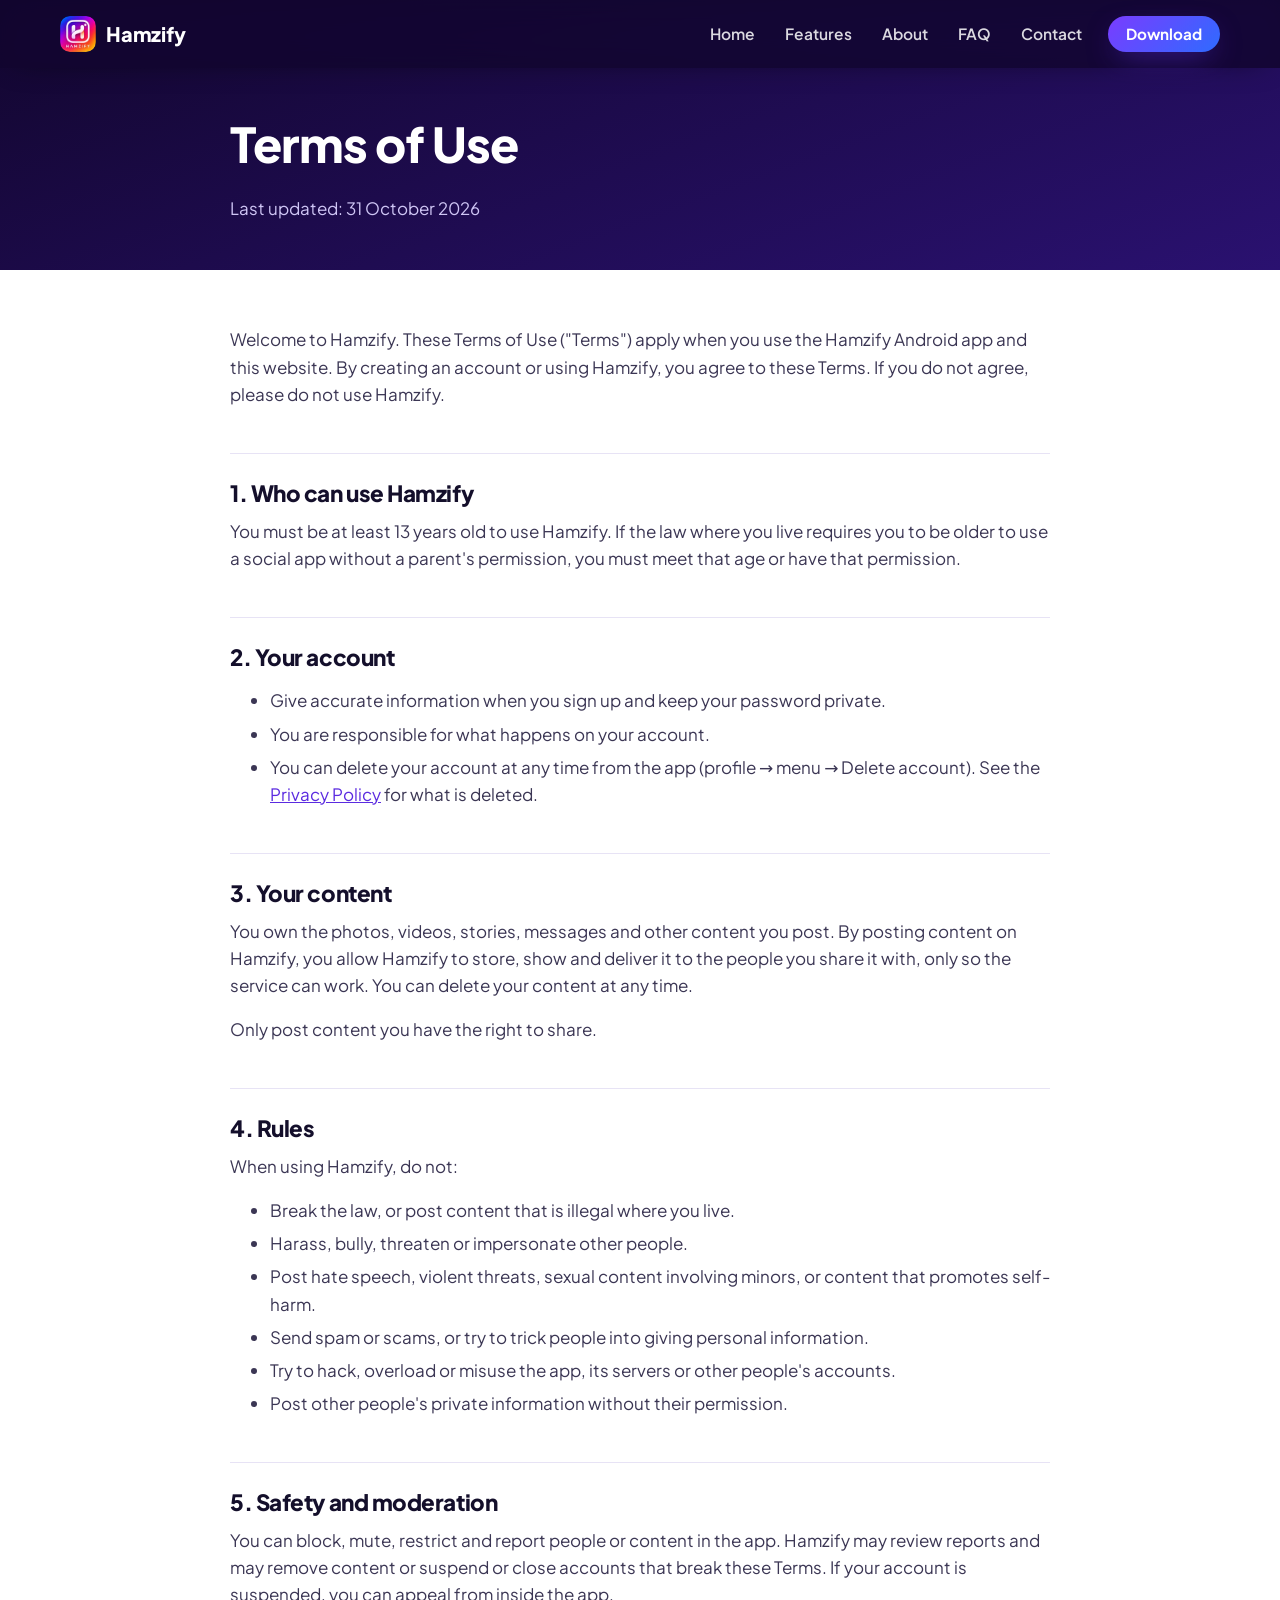
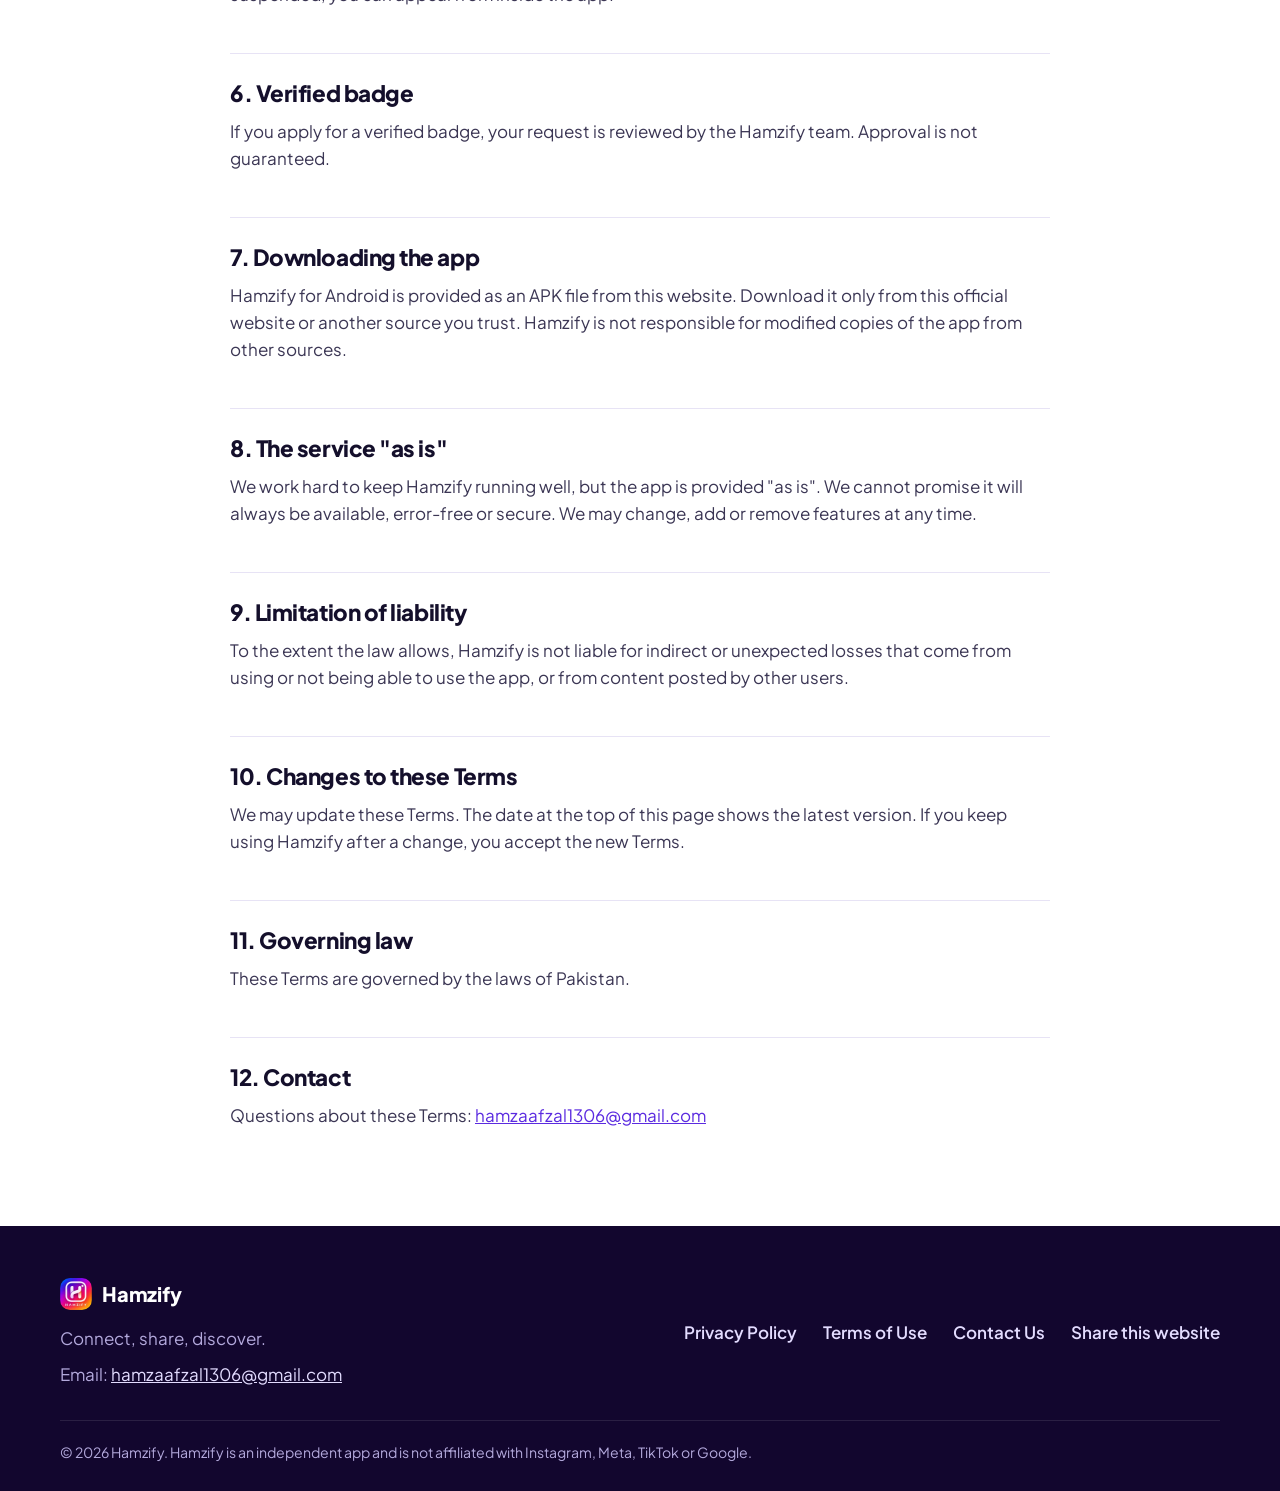
<file: terms.html>
<!doctype html>
<html lang="en">
<head>
<meta charset="utf-8">
<meta name="viewport" content="width=device-width, initial-scale=1, viewport-fit=cover">
<title>Terms of Use — Hamzify</title>
<meta name="description" content="The rules for using the Hamzify Android app and website.">
<link rel="canonical" href="https://hamzaafzal1306-sys.github.io/terms">
<meta name="theme-color" content="#1b0b45">
<meta property="og:type" content="website">
<meta property="og:site_name" content="Hamzify">
<meta property="og:title" content="Terms of Use — Hamzify">
<meta property="og:description" content="The rules for using the Hamzify Android app and website.">
<meta property="og:url" content="https://hamzaafzal1306-sys.github.io/terms">
<meta property="og:image" content="https://hamzaafzal1306-sys.github.io/assets/img/og-image.jpg">
<meta name="twitter:card" content="summary_large_image">
<link rel="icon" href="favicon.ico" sizes="any">
<link rel="icon" type="image/png" sizes="32x32" href="assets/img/favicon-32.png">
<link rel="apple-touch-icon" href="assets/img/apple-touch-icon.png">
<link rel="stylesheet" href="css/style.css">
<script>document.documentElement.classList.add('js')</script>
</head>
<body>
<a class="skip-link" href="#main">Skip to content</a>
<header class="nav is-scrolled">
  <div class="container nav__inner">
    <a class="brand" href="index.html" aria-label="Hamzify home">
      <picture><source srcset="assets/img/logo-96.webp" type="image/webp"><img src="assets/img/logo-96.png" alt="" width="36" height="36"></picture>
      <span>Hamzify</span>
    </a>
    <nav class="nav__links" id="nav-links" aria-label="Main">
      <a href="index.html#home">Home</a>
      <a href="index.html#features">Features</a>
      <a href="index.html#about">About</a>
      <a href="index.html#faq">FAQ</a>
      <a href="contact.html">Contact</a>
      <a class="btn btn--primary btn--sm nav__cta" href="index.html#download">Download</a>
    </nav>
    <button class="nav__toggle" type="button" aria-label="Open menu" aria-expanded="false" aria-controls="nav-links">
      <span></span><span></span><span></span>
    </button>
  </div>
</header>
<main id="main">
  <section class="page-hero">
    <div class="container container--narrow">
      <h1>Terms of Use</h1>
      <p>Last updated: 31 October 2026</p>
    </div>
  </section>
  <div class="container container--narrow prose">
<!-- ✏️ EDIT ME: These Terms of Use are a starting template. Read every section, change anything that
     does not match how you run Hamzify, and check the governing-law country (section 11).
     If you are unsure, ask a lawyer in your country to review them. -->
<p>Welcome to Hamzify. These Terms of Use ("Terms") apply when you use the Hamzify Android app and this website. By creating an account or using Hamzify, you agree to these Terms. If you do not agree, please do not use Hamzify.</p>

<h2>1. Who can use Hamzify</h2>
<p>You must be at least 13 years old to use Hamzify. If the law where you live requires you to be older to use a social app without a parent's permission, you must meet that age or have that permission.</p>

<h2>2. Your account</h2>
<ul>
<li>Give accurate information when you sign up and keep your password private.</li>
<li>You are responsible for what happens on your account.</li>
<li>You can delete your account at any time from the app (profile → menu → Delete account). See the <a href="privacy.html">Privacy Policy</a> for what is deleted.</li>
</ul>

<h2>3. Your content</h2>
<p>You own the photos, videos, stories, messages and other content you post. By posting content on Hamzify, you allow Hamzify to store, show and deliver it to the people you share it with, only so the service can work. You can delete your content at any time.</p>
<p>Only post content you have the right to share.</p>

<h2>4. Rules</h2>
<p>When using Hamzify, do not:</p>
<ul>
<li>Break the law, or post content that is illegal where you live.</li>
<li>Harass, bully, threaten or impersonate other people.</li>
<li>Post hate speech, violent threats, sexual content involving minors, or content that promotes self-harm.</li>
<li>Send spam or scams, or try to trick people into giving personal information.</li>
<li>Try to hack, overload or misuse the app, its servers or other people's accounts.</li>
<li>Post other people's private information without their permission.</li>
</ul>

<h2>5. Safety and moderation</h2>
<p>You can block, mute, restrict and report people or content in the app. Hamzify may review reports and may remove content or suspend or close accounts that break these Terms. If your account is suspended, you can appeal from inside the app.</p>

<h2>6. Verified badge</h2>
<p>If you apply for a verified badge, your request is reviewed by the Hamzify team. Approval is not guaranteed.</p>

<h2>7. Downloading the app</h2>
<p>Hamzify for Android is provided as an APK file from this website. Download it only from this official website or another source you trust. Hamzify is not responsible for modified copies of the app from other sources.</p>

<h2>8. The service "as is"</h2>
<p>We work hard to keep Hamzify running well, but the app is provided "as is". We cannot promise it will always be available, error-free or secure. We may change, add or remove features at any time.</p>

<h2>9. Limitation of liability</h2>
<p>To the extent the law allows, Hamzify is not liable for indirect or unexpected losses that come from using or not being able to use the app, or from content posted by other users.</p>

<h2>10. Changes to these Terms</h2>
<p>We may update these Terms. The date at the top of this page shows the latest version. If you keep using Hamzify after a change, you accept the new Terms.</p>

<h2>11. Governing law</h2>
<p>These Terms are governed by the laws of Pakistan.</p>

<h2>12. Contact</h2>
<p>Questions about these Terms: <span data-contact-email><a href="mailto:hamzaafzal1306@gmail.com">hamzaafzal1306@gmail.com</a></span></p>

  </div>
</main>
<footer class="footer">
  <div class="container footer__inner">
    <div class="footer__brand">
      <a class="brand brand--light" href="index.html">
        <picture><source srcset="assets/img/logo-96.webp" type="image/webp"><img src="assets/img/logo-96.png" alt="" width="32" height="32" loading="lazy"></picture>
        <span>Hamzify</span>
      </a>
      <p>Connect, share, discover.</p>
      <p class="footer__email">Email: <span data-contact-email><a href="mailto:hamzaafzal1306@gmail.com">hamzaafzal1306@gmail.com</a></span></p>
    </div>
    <nav class="footer__links" aria-label="Footer">
      <a href="privacy.html">Privacy Policy</a>
      <a href="terms.html">Terms of Use</a>
      <a href="contact.html">Contact Us</a>
      <button type="button" class="linklike" data-share>Share this website</button>
    </nav>
  </div>
  <div class="container footer__legal">
    <p>© <span data-year>2026</span> Hamzify. Hamzify is an independent app and is not affiliated with Instagram, Meta, TikTok or Google.</p>
  </div>
</footer>
<div class="toast" data-toast role="status" aria-live="polite" hidden></div>
<script src="js/config.js"></script>
<script src="js/main.js" defer></script>
</body>
</html>
</file>
<file: css/style.css>
/* Hamzify — styles. Colours are set once below; change them here. */
@font-face{font-family:"Plus Jakarta Sans";font-style:normal;font-weight:400 800;font-display:swap;
  src:url("../assets/fonts/plus-jakarta-sans-latin.woff2") format("woff2")}

:root{
  --purple-950:#12062e; --purple-900:#1b0b45; --purple-800:#2a1170; --purple-600:#5b2be0; --purple-500:#7a3cff;
  --blue-500:#2f6bff; --blue-400:#4d8dff; --cyan:#38c8ff;
  --ink:#140f2b; --text:#3b3654; --muted:#6b6688; --line:#e7e3f5; --soft:#f6f4ff; --white:#fff;
  --grad:linear-gradient(135deg,#7a3cff 0%,#2f6bff 100%);
  --radius:20px; --shadow:0 20px 50px -20px rgba(43,17,112,.35); --shadow-sm:0 6px 20px -8px rgba(43,17,112,.25);
  --font:"Plus Jakarta Sans",system-ui,-apple-system,"Segoe UI",Roboto,"Helvetica Neue",Arial,sans-serif;
  --nav-h:68px;
}
*,*::before,*::after{box-sizing:border-box}
html{scroll-behavior:smooth;scroll-padding-top:calc(var(--nav-h) + 8px);-webkit-text-size-adjust:100%}
body{margin:0;font-family:var(--font);color:var(--text);background:var(--white);line-height:1.6;font-size:17px;overflow-x:hidden}
img{max-width:100%;display:block}
a{color:var(--purple-600)}
h1,h2,h3{color:var(--ink);line-height:1.15;margin:0 0 .5em;letter-spacing:-.02em}
h1{font-size:clamp(2.3rem,5.4vw,4rem);font-weight:800}
h2{font-size:clamp(1.75rem,3.4vw,2.6rem);font-weight:800}
h3{font-size:1.15rem;font-weight:700}
p{margin:0 0 1em}
.container{width:min(1160px,100% - 40px);margin-inline:auto}
.container--narrow{width:min(820px,100% - 40px)}
.center{text-align:center}
.skip-link{position:absolute;left:-999px;top:8px;background:#fff;color:var(--ink);padding:10px 14px;border-radius:10px;z-index:100}
.skip-link:focus{left:8px}
:focus-visible{outline:3px solid var(--blue-400);outline-offset:3px;border-radius:8px}
.grad-text{background:linear-gradient(90deg,#b99bff,#5fb2ff);-webkit-background-clip:text;background-clip:text;color:transparent}

/* Buttons */
.btn{display:inline-flex;align-items:center;justify-content:center;gap:10px;font:inherit;font-weight:700;text-decoration:none;border:0;cursor:pointer;
  border-radius:999px;padding:12px 22px;transition:transform .2s ease,box-shadow .2s ease,background .2s ease,opacity .2s;white-space:nowrap;line-height:1.2}
.btn--sm{padding:9px 18px;font-size:.95rem}
.btn--lg{padding:16px 28px;font-size:1.05rem}
.btn--primary{background:var(--grad);color:#fff;box-shadow:0 10px 30px -10px rgba(91,43,224,.7)}
.btn--primary:hover{transform:translateY(-2px);box-shadow:0 16px 36px -12px rgba(47,107,255,.75)}
.btn--ghost{background:rgba(255,255,255,.1);color:#fff;border:1px solid rgba(255,255,255,.28);backdrop-filter:blur(6px)}
.btn--ghost:hover{background:rgba(255,255,255,.18);transform:translateY(-2px)}
.btn--white{background:#fff;color:var(--purple-800)}
.btn--white:hover{transform:translateY(-2px);box-shadow:0 14px 30px -12px rgba(0,0,0,.45)}
.btn--outline-light{background:transparent;color:#fff;border:1.5px solid rgba(255,255,255,.5)}
.btn--outline-light:hover{background:rgba(255,255,255,.12)}
.btn[aria-disabled="true"]{opacity:.55;cursor:not-allowed;transform:none!important;box-shadow:none!important;filter:grayscale(.4)}
.linklike{background:none;border:0;padding:0;font:inherit;color:inherit;cursor:pointer;text-decoration:none}
.linklike:hover{text-decoration:underline}
.eyebrow{display:inline-block;font-size:.8rem;font-weight:800;letter-spacing:.12em;text-transform:uppercase;color:var(--purple-600);margin-bottom:.9em}
.eyebrow--light{color:#b9a6ff}

/* Nav */
.nav{position:fixed;inset:0 0 auto;height:var(--nav-h);z-index:50;transition:background .25s,box-shadow .25s,backdrop-filter .25s}
.nav.is-open{background:#150838}
.nav.is-scrolled{background:rgba(18,6,46,.86);backdrop-filter:saturate(1.4) blur(14px);-webkit-backdrop-filter:saturate(1.4) blur(14px);box-shadow:0 8px 30px -18px rgba(0,0,0,.6)}
.nav__inner{height:100%;display:flex;align-items:center;justify-content:space-between;gap:16px}
.brand{display:inline-flex;align-items:center;gap:10px;color:#fff;text-decoration:none;font-weight:800;font-size:1.25rem;letter-spacing:-.01em}
.brand img{border-radius:10px}
.nav__links{display:flex;align-items:center;gap:6px}
.nav__links a:not(.btn){color:rgba(255,255,255,.85);text-decoration:none;font-weight:600;font-size:.97rem;padding:8px 12px;border-radius:999px;transition:background .2s,color .2s}
.nav__links a:not(.btn):hover{color:#fff;background:rgba(255,255,255,.1)}
.nav__cta{margin-left:8px}
.nav__toggle{display:none;width:44px;height:44px;border:0;border-radius:12px;background:rgba(255,255,255,.1);cursor:pointer;flex-direction:column;align-items:center;justify-content:center;gap:5px}
.nav__toggle span{display:block;width:20px;height:2px;background:#fff;border-radius:2px;transition:transform .25s,opacity .25s}
.nav.is-open .nav__toggle span:nth-child(1){transform:translateY(7px) rotate(45deg)}
.nav.is-open .nav__toggle span:nth-child(2){opacity:0}
.nav.is-open .nav__toggle span:nth-child(3){transform:translateY(-7px) rotate(-45deg)}
@media (max-width:880px){
  .nav__toggle{display:flex}
  .nav__links{position:absolute;top:var(--nav-h);left:0;right:0;flex-direction:column;align-items:stretch;gap:2px;padding:10px 20px 20px;
    background:#150838;backdrop-filter:blur(14px);box-shadow:0 20px 30px -20px rgba(0,0,0,.7);
    transform:translateY(-8px);opacity:0;visibility:hidden;transition:opacity .2s,transform .2s,visibility .2s}
  .nav.is-open .nav__links{opacity:1;transform:none;visibility:visible}
  .nav__links a:not(.btn){padding:13px 12px;font-size:1.05rem}
  .nav__cta{margin:8px 0 0;padding:14px}
}

/* Hero */
.hero{position:relative;overflow:hidden;color:#e9e4ff;padding:calc(var(--nav-h) + 56px) 0 84px;
  background:radial-gradient(1200px 600px at 85% 10%,rgba(47,107,255,.45),transparent 60%),
             radial-gradient(900px 600px at 0% 100%,rgba(122,60,255,.45),transparent 60%),
             linear-gradient(160deg,var(--purple-950) 0%,var(--purple-900) 45%,var(--purple-800) 100%)}
.hero__glow{position:absolute;inset:auto -10% -40% auto;width:60vw;height:60vw;max-width:720px;max-height:720px;border-radius:50%;
  background:radial-gradient(circle,rgba(56,200,255,.25),transparent 65%);pointer-events:none}
.hero__inner{position:relative;display:grid;grid-template-columns:1.1fr .9fr;gap:48px;align-items:center}
.hero h1{color:#fff}
.hero__lead{font-size:clamp(1.05rem,1.6vw,1.25rem);color:#cfc6f5;max-width:34em;margin-bottom:1.8em}
.hero__actions{display:flex;flex-wrap:wrap;gap:14px}
.hero__meta{margin-top:1.4em;font-size:.92rem;color:#a99de0}
.hero__meta span{white-space:nowrap}
.hero__visual{position:relative;height:640px;display:flex;justify-content:center;align-items:center}

/* Phone mockup */
.phone{position:relative;width:min(290px,72vw);border-radius:42px;padding:26px 10px 24px;
  background:linear-gradient(145deg,#2c2450,#0d0820);box-shadow:0 0 0 1.5px rgba(255,255,255,.12) inset,0 40px 80px -30px rgba(0,0,0,.75),0 0 0 1px rgba(0,0,0,.4)}
.phone::before{content:"";position:absolute;top:9px;left:50%;width:9px;height:9px;margin-left:-4.5px;border-radius:50%;background:#05030c;z-index:2;box-shadow:0 0 0 2px rgba(255,255,255,.06)}
.phone__screen{width:100%;aspect-ratio:9/16;border-radius:14px;overflow:hidden;background:#000}
.phone::after{content:"";position:absolute;bottom:8px;left:50%;width:34%;height:4px;margin-left:-17%;border-radius:4px;background:rgba(255,255,255,.18)}
.phone__screen img,.phone__screen picture{width:100%;height:100%;object-fit:cover;object-position:top}
.phone--hero{z-index:2;transform:rotate(-3deg)}
.phone--back{position:absolute;width:min(250px,60vw);transform:translate(52%,4%) rotate(8deg);opacity:.9;z-index:1;filter:saturate(.9)}
.phone--empty .phone__screen{display:flex;align-items:center;justify-content:center;background:linear-gradient(160deg,#241654,#120a2e);color:#8f84c4;font-size:.9rem;text-align:center;padding:20px}
@media (prefers-reduced-motion:no-preference){
  .phone--hero{animation:float 7s ease-in-out infinite}
  @keyframes float{0%,100%{transform:rotate(-3deg) translateY(0)}50%{transform:rotate(-3deg) translateY(-12px)}}
}

/* Sections */
.section{padding:96px 0}
.section--soft{background:var(--soft)}
.section__head{text-align:center;max-width:720px;margin:0 auto 52px}
.section__lead{color:var(--muted);font-size:1.08rem;margin:0}

/* Features */
.features{display:grid;grid-template-columns:repeat(3,1fr);gap:22px}
.card{background:#fff;border:1px solid var(--line);border-radius:var(--radius);padding:28px;transition:transform .25s ease,box-shadow .25s ease,border-color .25s}
.card:hover{transform:translateY(-6px);box-shadow:var(--shadow);border-color:#d8cffb}
.card__icon{width:54px;height:54px;border-radius:16px;display:grid;place-items:center;background:var(--grad);color:#fff;margin-bottom:18px;box-shadow:0 10px 24px -10px rgba(91,43,224,.7);transition:transform .3s ease}
.card:hover .card__icon{transform:rotate(-6deg) scale(1.06)}
.card__icon svg{width:28px;height:28px}
.card p{margin:0;color:var(--muted);font-size:.98rem}

/* Gallery */
.gallery{display:flex;gap:28px;overflow-x:auto;scroll-snap-type:x mandatory;padding:10px max(20px,calc((100vw - 1160px)/2)) 30px;scrollbar-width:thin;scrollbar-color:#c9bdf5 transparent;-webkit-overflow-scrolling:touch}
.gallery:focus-visible{outline-offset:-3px}
.shot{flex:0 0 auto;scroll-snap-align:center;margin:0;text-align:center}
.shot .phone{width:240px;border-radius:36px;padding:22px 9px 20px;transition:transform .3s ease}
.shot .phone::before{top:7px;width:8px;height:8px;margin-left:-4px}
.shot .phone::after{bottom:7px}
.shot:hover .phone{transform:translateY(-8px)}
.shot figcaption{margin-top:16px;font-weight:700;color:var(--ink)}
.gallery__hint{text-align:center;color:var(--muted);font-size:.9rem;margin:0}
@media (min-width:900px){
  .gallery{display:grid;grid-template-columns:repeat(3,auto);justify-content:center;gap:48px 56px;overflow:visible;padding:10px 20px 20px}
  .shot .phone{width:250px}
  .gallery__hint{display:none}
}

/* Download */
.download{position:relative;overflow:hidden;display:grid;grid-template-columns:1fr auto;gap:40px;align-items:center;border-radius:32px;padding:56px;color:#ddd5ff;
  background:radial-gradient(700px 400px at 100% 0%,rgba(47,107,255,.55),transparent 60%),linear-gradient(140deg,var(--purple-900),var(--purple-800) 55%,#3a1fb0);box-shadow:var(--shadow)}
.download h2{color:#fff}
.download__copy>p{font-size:1.08rem;max-width:36em}
.specs{display:grid;grid-template-columns:repeat(4,minmax(0,1fr));gap:12px;margin:28px 0 30px}
.specs div{background:rgba(255,255,255,.08);border:1px solid rgba(255,255,255,.14);border-radius:16px;padding:14px 16px}
.specs dt{font-size:.78rem;text-transform:uppercase;letter-spacing:.1em;color:#a99de0;font-weight:700}
.specs dd{margin:4px 0 0;color:#fff;font-weight:700;font-size:1.02rem}
.specs dd.is-placeholder{color:#c9bdf5;font-weight:600;font-style:italic}
.download__actions{display:flex;flex-wrap:wrap;gap:14px}
.download__status{min-height:1.6em;margin:16px 0 0;font-weight:600;color:#fff}
.download__status.is-error{color:#ffd1dc}
.download__note{font-size:.9rem;color:#a99de0;margin:6px 0 0}
.download__art img{width:132px;height:132px;border-radius:32px;box-shadow:0 30px 60px -20px rgba(0,0,0,.6);transform:rotate(6deg)}
.spinner{width:16px;height:16px;border-radius:50%;border:2.5px solid currentColor;border-right-color:transparent;display:inline-block;vertical-align:-3px;margin-right:8px;animation:spin .8s linear infinite}
@keyframes spin{to{transform:rotate(360deg)}}

/* Steps */
.steps{list-style:none;margin:0;padding:0;display:grid;grid-template-columns:repeat(5,1fr);gap:18px;counter-reset:none}
.step{background:#fff;border:1px solid var(--line);border-radius:var(--radius);padding:24px 22px;position:relative}
.step__num{display:grid;place-items:center;width:40px;height:40px;border-radius:12px;background:var(--grad);color:#fff;font-weight:800;margin-bottom:14px}
.step p{margin:0;color:var(--ink);font-weight:600;font-size:.98rem}
.notice{display:flex;gap:14px;align-items:flex-start;margin-top:28px;padding:18px 22px;border-radius:16px;background:#fff;border:1px solid #d9d1fb;color:var(--purple-800)}
.notice svg{flex:0 0 auto;color:var(--purple-600)}
.notice p{margin:0;color:var(--text)}

/* About */
.about{display:grid;grid-template-columns:auto 1fr;gap:48px;align-items:center;max-width:960px}
.about__logo img{width:180px;height:180px;border-radius:44px;box-shadow:var(--shadow)}
.about__text{font-size:1.15rem;color:var(--text);margin:0}

/* FAQ */
.faq{display:grid;gap:12px}
.faq details{background:#fff;border:1px solid var(--line);border-radius:16px;transition:box-shadow .2s,border-color .2s}
.faq details[open]{box-shadow:var(--shadow-sm);border-color:#d8cffb}
.faq summary{list-style:none;cursor:pointer;padding:20px 56px 20px 22px;font-weight:700;color:var(--ink);position:relative;font-size:1.04rem}
.faq summary::-webkit-details-marker{display:none}
.faq summary::after{content:"";position:absolute;right:22px;top:50%;width:12px;height:12px;margin-top:-8px;border-right:2.5px solid var(--purple-600);border-bottom:2.5px solid var(--purple-600);transform:rotate(45deg);transition:transform .25s}
.faq details[open] summary::after{transform:rotate(225deg);margin-top:-2px}
.faq .faq__a{padding:0 22px 20px;color:var(--muted)}
.faq .faq__a p{margin:0}

/* CTA */
.cta{padding:90px 0;text-align:center;background:linear-gradient(180deg,#fff,var(--soft))}
.cta p{color:var(--muted);font-size:1.1rem;margin-bottom:1.6em}

/* Footer */
.footer{background:var(--purple-950);color:#b3a9dc;padding:52px 0 28px}
.footer__inner{display:flex;flex-wrap:wrap;justify-content:space-between;gap:28px;align-items:center}
.footer__brand p{margin:8px 0 0}
.footer__email a{color:#e3dcff}
.footer__links{display:flex;flex-wrap:wrap;gap:8px 26px}
.footer__links a,.footer__links .linklike{color:#e3dcff;text-decoration:none;font-weight:600}
.footer__links a:hover{text-decoration:underline}
.footer__legal{border-top:1px solid rgba(255,255,255,.1);margin-top:32px;padding-top:20px;font-size:.88rem}
.footer__legal p{margin:0}

/* Toast */
.toast{position:fixed;left:50%;bottom:24px;transform:translateX(-50%);z-index:80;background:#140f2b;color:#fff;padding:12px 20px;border-radius:999px;font-weight:600;box-shadow:0 14px 40px -12px rgba(0,0,0,.5);max-width:calc(100% - 32px);text-align:center}

/* Entrance animations (only when JS runs and the visitor allows motion) */
@media (prefers-reduced-motion:no-preference){
  .js .reveal{opacity:0;transform:translateY(22px);transition:opacity .7s ease,transform .7s ease}
  .js .reveal.is-in{opacity:1;transform:none}
}
@media (prefers-reduced-motion:reduce){
  html{scroll-behavior:auto}
  *,*::before,*::after{animation:none!important;transition:none!important}
}

/* Legal / content pages */
.page-hero{padding:calc(var(--nav-h) + 48px) 0 48px;color:#fff;background:linear-gradient(160deg,var(--purple-950),var(--purple-800))}
.page-hero h1{color:#fff;font-size:clamp(2rem,4.5vw,3rem)}
.page-hero p{color:#cfc6f5;margin:0}
.prose{padding:56px 0 80px}
.prose h2{font-size:1.4rem;margin-top:2em;padding-top:1.2em;border-top:1px solid var(--line)}
.prose h2:first-child{margin-top:0;border-top:0;padding-top:0}
.prose li{margin:.35em 0}
.prose .box{background:var(--soft);border:1px solid var(--line);border-radius:16px;padding:18px 22px;margin:1.2em 0}
.placeholder{background:#fff4c2;color:#5b4500;border-radius:6px;padding:1px 6px;font-weight:600}
.contact-card{display:flex;flex-wrap:wrap;gap:18px;align-items:center;justify-content:space-between;background:var(--soft);border:1px solid var(--line);border-radius:20px;padding:26px 28px;margin:10px 0 28px}
.contact-card .label{font-size:.8rem;text-transform:uppercase;letter-spacing:.1em;color:var(--muted);font-weight:700;margin:0}
.contact-card .value{font-size:1.25rem;font-weight:800;color:var(--ink);margin:2px 0 0;word-break:break-all}

/* Responsive */
@media (max-width:1080px){
  .steps{grid-template-columns:repeat(3,1fr)}
  .specs{grid-template-columns:repeat(2,minmax(0,1fr))}
}
@media (max-width:960px){
  .hero__inner{grid-template-columns:1fr;text-align:center;gap:36px}
  .hero__lead{margin-inline:auto}
  .hero__actions{justify-content:center}
  .hero__visual{height:auto;padding:10px 0 20px}
  .features{grid-template-columns:repeat(2,1fr)}
  .download{grid-template-columns:1fr;padding:40px 32px}
  .download__art{display:none}
}
@media (max-width:640px){
  body{font-size:16px}
  .section{padding:72px 0}
  .hero{padding:calc(var(--nav-h) + 32px) 0 56px}
  .hero__actions .btn{width:100%}
  .features{grid-template-columns:1fr;gap:16px}
  .card{padding:20px;display:grid;grid-template-columns:auto 1fr;column-gap:16px;align-items:start}
  .card__icon{width:48px;height:48px;margin:0;grid-row:span 2;border-radius:14px}
  .card__icon svg{width:24px;height:24px}
  .card h3{margin:2px 0 4px}
  .steps{grid-template-columns:1fr}
  .step{display:flex;gap:16px;align-items:center;padding:18px}
  .step__num{margin:0;flex:0 0 auto}
  .download{padding:32px 22px;border-radius:26px}
  .download__actions .btn{width:100%}
  .about{grid-template-columns:1fr;text-align:center;gap:24px}
  .about__logo img{width:120px;height:120px;border-radius:30px;margin:0 auto}
  .phone--back{display:none}
  .phone--hero{width:min(240px,66vw)}
  .shot .phone{width:210px}
  .footer__inner{flex-direction:column;align-items:flex-start}
  .contact-card{padding:22px}
}
</file>
